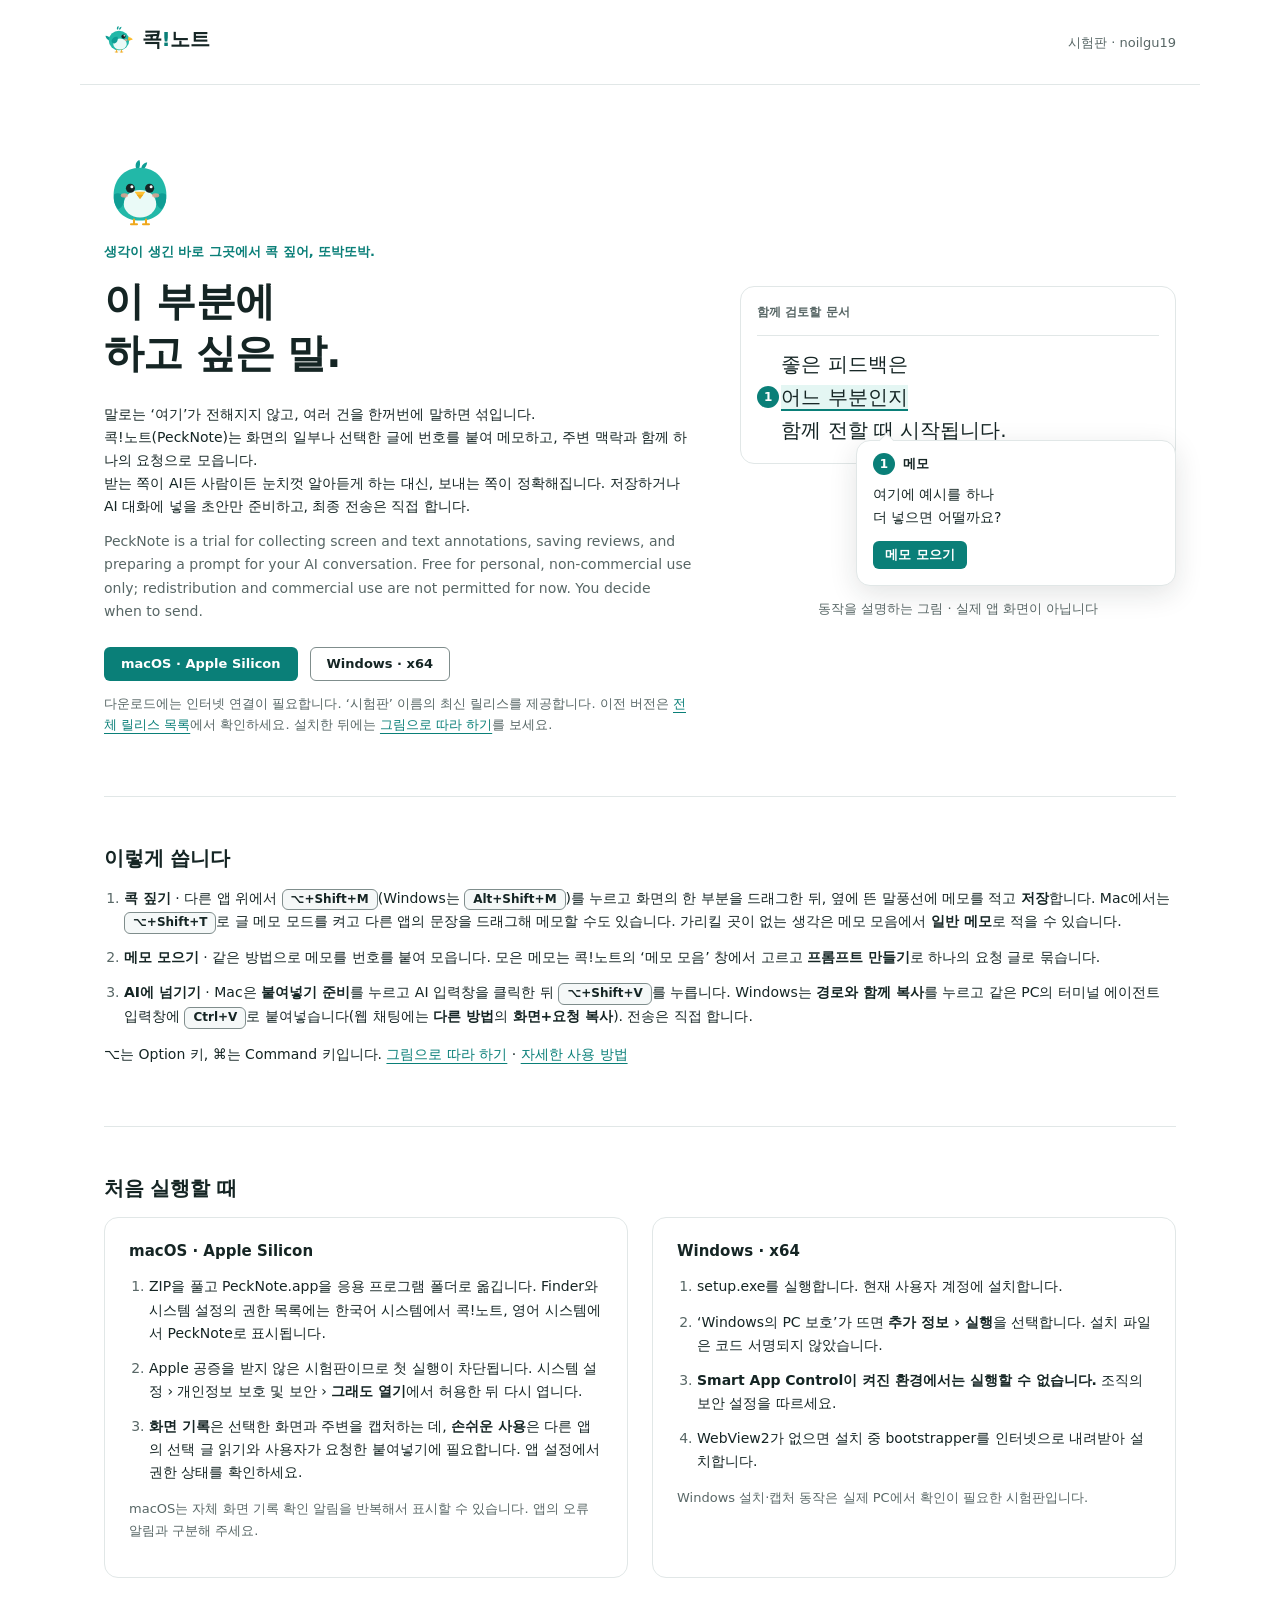
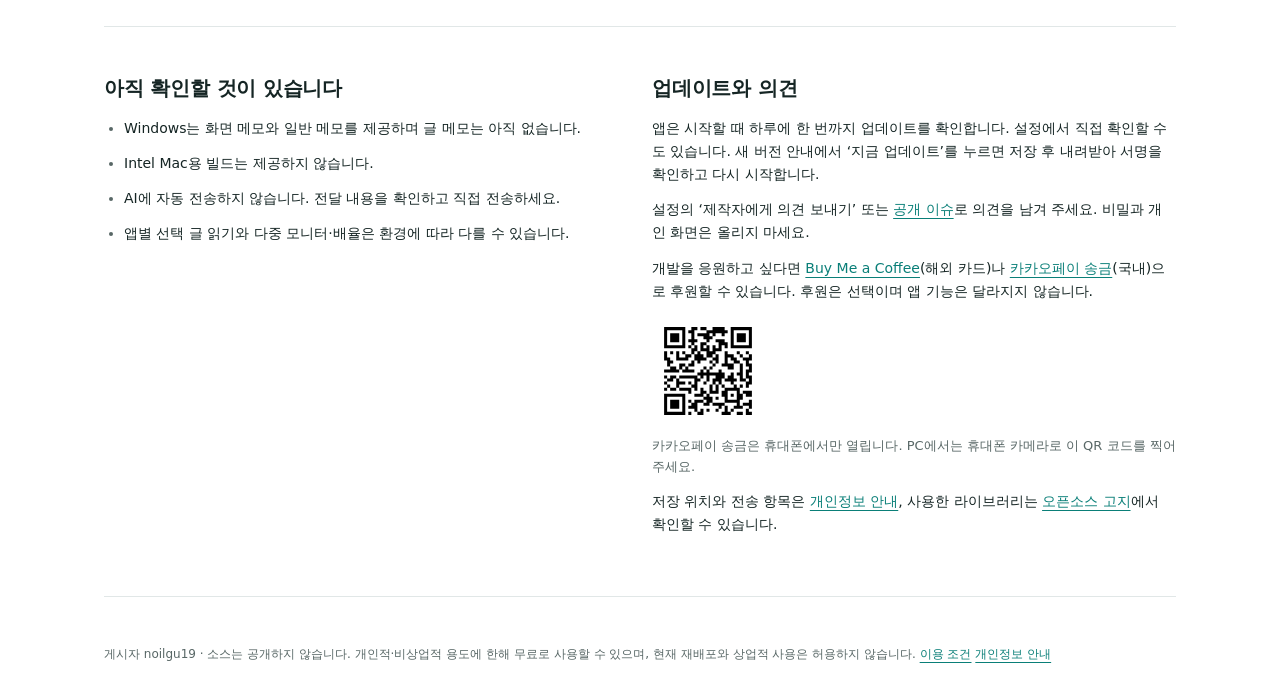
<file: docs/index.html>
<!doctype html>
<html lang="ko">
<head><meta charset="utf-8"><meta name="viewport" content="width=device-width,initial-scale=1"><meta name="description" content="화면의 일부와 글에 메모를 붙여 AI에 전달할 요청을 준비하는 콕!노트(PeckNote) 시험판"><title>콕!노트 · 화면에 붙이는 메모</title><link rel="stylesheet" href="style.css"></head>
<body>
<svg class="sprite" aria-hidden="true" focusable="false">
<symbol id="peck" viewBox="0 0 120 120">
<path d="M22 66c-9-3-15-10-16-19 9 1 17 5 22 11z" fill="#0f9d94"/>
<path d="M52 22c-2-7 1-12 6-14 1 5 0 10-2 14zM60 21c1-6 5-10 10-10-1 5-3 9-7 12z" fill="#0f9d94"/>
<ellipse cx="60" cy="66" rx="41" ry="39" fill="#22b8a8"/>
<ellipse cx="64" cy="80" rx="27" ry="22" fill="#eafaf7"/>
<path d="M30 68c2-12 12-19 24-17 4 11-1 23-12 27-7 0-11-4-12-10z" fill="#0f9d94"/>
<circle cx="78" cy="50" r="8.500" fill="#152524"/><circle cx="81" cy="47" r="2.800" fill="#fff"/>
<ellipse cx="88" cy="64" rx="6" ry="3.600" fill="#ff9f8c" opacity=".75"/>
<path d="M97 52c8 1 14 4 18 9-5 3-12 5-19 4z" fill="#ffc233"/><path d="M96 61c7 2 13 2 19 0-5 3-12 5-19 4z" fill="#f0a81c"/>
<path d="M50 103v9m-5 0h10M70 103v9m-5 0h10" stroke="#f0a81c" stroke-width="3.400" stroke-linecap="round" fill="none"/>
</symbol>
<symbol id="peck-front" viewBox="0 0 120 120">
<path d="M54 20c-3-7 0-13 5-15 2 5 1 11-1 15zM62 19c1-6 5-10 10-10-1 5-3 9-7 12z" fill="#0f9d94"/>
<path d="M60 18c26 0 44 19 44 46 0 26-19 42-44 42S16 90 16 64c0-27 18-46 44-46z" fill="#22b8a8"/>
<ellipse cx="60" cy="78" rx="27" ry="23" fill="#eafaf7"/>
<path d="M17 62c5-3 12-2 16 3 2 9-1 18-9 22-6-6-9-15-7-25zM103 62c-5-3-12-2-16 3-2 9 1 18 9 22 6-6 9-15 7-25z" fill="#0f9d94"/>
<circle cx="44" cy="52" r="7.500" fill="#152524"/><circle cx="46.500" cy="49.500" r="2.500" fill="#fff"/>
<circle cx="76" cy="52" r="7.500" fill="#152524"/><circle cx="78.500" cy="49.500" r="2.500" fill="#fff"/>
<ellipse cx="34" cy="64" rx="6" ry="3.600" fill="#ff9f8c" opacity=".75"/><ellipse cx="86" cy="64" rx="6" ry="3.600" fill="#ff9f8c" opacity=".75"/>
<path d="M51 58h18l-9 12z" fill="#ffc233"/><path d="M54.500 63h11l-5.500 7z" fill="#f0a81c"/>
<path d="M50 104v8m-5 0h10M70 104v8m-5 0h10" stroke="#f0a81c" stroke-width="3.400" stroke-linecap="round" fill="none"/>
</symbol>
</svg>
<header><a class="brand" href="index.html" aria-label="콕!노트 홈"><span class="wordmark"><svg class="mark" aria-hidden="true" focusable="false"><use href="#peck"/></svg><span class="name">콕<span class="bang">!</span>노트</span></span></a><span>시험판 · noilgu19</span></header>
<main>
<section class="hero"><div><svg class="peck-hero" role="img" aria-label="Peck"><use href="#peck-front"/></svg><p class="eyebrow">생각이 생긴 바로 그곳에서 콕 짚어, 또박또박.</p><h1>이 부분에<br>하고 싶은 말.</h1><p>말로는 ‘여기’가 전해지지 않고, 여러 건을 한꺼번에 말하면 섞입니다.<br>콕!노트(PeckNote)는 화면의 일부나 선택한 글에 번호를 붙여 메모하고, 주변 맥락과 함께 하나의 요청으로 모읍니다.<br>받는 쪽이 AI든 사람이든 눈치껏 알아듣게 하는 대신, 보내는 쪽이 정확해집니다. 저장하거나 AI 대화에 넣을 초안만 준비하고, 최종 전송은 직접 합니다.</p><p lang="en" class="muted">PeckNote is a trial for collecting screen and text annotations, saving reviews, and preparing a prompt for your AI conversation. Free for personal, non-commercial use only; redistribution and commercial use are not permitted for now. You decide when to send.</p><div class="downloads"><a class="button primary" href="https://github.com/noilgu19/pecknote/releases/latest">macOS · Apple Silicon</a><a class="button secondary" href="https://github.com/noilgu19/pecknote/releases/latest">Windows · x64</a></div><p class="small">다운로드에는 인터넷 연결이 필요합니다. ‘시험판’ 이름의 최신 릴리스를 제공합니다. 이전 버전은 <a href="https://github.com/noilgu19/pecknote/releases">전체 릴리스 목록</a>에서 확인하세요. 설치한 뒤에는 <a href="tutorial.html">그림으로 따라 하기</a>를 보세요.</p></div>
<figure class="illustration"><div class="mock-document"><div class="mock-title">함께 검토할 문서</div><p>좋은 피드백은<br><mark><span class="pin">1</span>어느 부분인지</mark><br>함께 전할 때 시작됩니다.</p></div><div class="bubble"><div class="bubble-head"><span class="pin">1</span><span>메모</span></div><p>여기에 예시를 하나<br>더 넣으면 어떨까요?</p><span class="mock-save">메모 모으기</span></div><figcaption>동작을 설명하는 그림 · 실제 앱 화면이 아닙니다</figcaption></figure></section>
<section id="how"><h2>이렇게 씁니다</h2><ol><li><strong>콕 짚기</strong> · 다른 앱 위에서 <kbd>⌥+Shift+M</kbd>(Windows는 <kbd>Alt+Shift+M</kbd>)를 누르고 화면의 한 부분을 드래그한 뒤, 옆에 뜬 말풍선에 메모를 적고 <strong>저장</strong>합니다. Mac에서는 <kbd>⌥+Shift+T</kbd>로 글 메모 모드를 켜고 다른 앱의 문장을 드래그해 메모할 수도 있습니다. 가리킬 곳이 없는 생각은 메모 모음에서 <strong>일반 메모</strong>로 적을 수 있습니다.</li><li><strong>메모 모으기</strong> · 같은 방법으로 메모를 번호를 붙여 모읍니다. 모은 메모는 콕!노트의 ‘메모 모음’ 창에서 고르고 <strong>프롬프트 만들기</strong>로 하나의 요청 글로 묶습니다.</li><li><strong>AI에 넘기기</strong> · Mac은 <strong>붙여넣기 준비</strong>를 누르고 AI 입력창을 클릭한 뒤 <kbd>⌥+Shift+V</kbd>를 누릅니다. Windows는 <strong>경로와 함께 복사</strong>를 누르고 같은 PC의 터미널 에이전트 입력창에 <kbd>Ctrl+V</kbd>로 붙여넣습니다(웹 채팅에는 <strong>다른 방법</strong>의 <strong>화면+요청 복사</strong>). 전송은 직접 합니다.</li></ol><p>⌥는 Option 키, ⌘는 Command 키입니다. <a href="tutorial.html">그림으로 따라 하기</a> · <a href="guide.html">자세한 사용 방법</a></p></section>
<section id="first-run"><h2>처음 실행할 때</h2><div class="columns"><article class="panel"><h3>macOS · Apple Silicon</h3><ol><li>ZIP을 풀고 PeckNote.app을 응용 프로그램 폴더로 옮깁니다. Finder와 시스템 설정의 권한 목록에는 한국어 시스템에서 콕!노트, 영어 시스템에서 PeckNote로 표시됩니다.</li><li>Apple 공증을 받지 않은 시험판이므로 첫 실행이 차단됩니다. 시스템 설정 › 개인정보 보호 및 보안 › <strong>그래도 열기</strong>에서 허용한 뒤 다시 엽니다.</li><li><strong>화면 기록</strong>은 선택한 화면과 주변을 캡처하는 데, <strong>손쉬운 사용</strong>은 다른 앱의 선택 글 읽기와 사용자가 요청한 붙여넣기에 필요합니다. 앱 설정에서 권한 상태를 확인하세요.</li></ol><p class="small">macOS는 자체 화면 기록 확인 알림을 반복해서 표시할 수 있습니다. 앱의 오류 알림과 구분해 주세요.</p></article><article class="panel"><h3>Windows · x64</h3><ol><li>setup.exe를 실행합니다. 현재 사용자 계정에 설치합니다.</li><li>‘Windows의 PC 보호’가 뜨면 <strong>추가 정보 › 실행</strong>을 선택합니다. 설치 파일은 코드 서명되지 않았습니다.</li><li><strong>Smart App Control이 켜진 환경에서는 실행할 수 없습니다.</strong> 조직의 보안 설정을 따르세요.</li><li>WebView2가 없으면 설치 중 bootstrapper를 인터넷으로 내려받아 설치합니다.</li></ol><p class="small">Windows 설치·캡처 동작은 실제 PC에서 확인이 필요한 시험판입니다.</p></article></div></section>
<section class="columns"><div><h2>아직 확인할 것이 있습니다</h2><ul><li>Windows는 화면 메모와 일반 메모를 제공하며 글 메모는 아직 없습니다.</li><li>Intel Mac용 빌드는 제공하지 않습니다.</li><li>AI에 자동 전송하지 않습니다. 전달 내용을 확인하고 직접 전송하세요.</li><li>앱별 선택 글 읽기와 다중 모니터·배율은 환경에 따라 다를 수 있습니다.</li></ul></div><div><h2>업데이트와 의견</h2><p>앱은 시작할 때 하루에 한 번까지 업데이트를 확인합니다. 설정에서 직접 확인할 수도 있습니다. 새 버전 안내에서 ‘지금 업데이트’를 누르면 저장 후 내려받아 서명을 확인하고 다시 시작합니다.</p><p>설정의 ‘제작자에게 의견 보내기’ 또는 <a href="https://github.com/noilgu19/pecknote/issues">공개 이슈</a>로 의견을 남겨 주세요. 비밀과 개인 화면은 올리지 마세요.</p><p id="support">개발을 응원하고 싶다면 <a href="https://buymeacoffee.com/pecknote">Buy Me a Coffee</a>(해외 카드)나 <a href="https://qr.kakaopay.com/FI0dPSyXu">카카오페이 송금</a>(국내)으로 후원할 수 있습니다. 후원은 선택이며 앱 기능은 달라지지 않습니다.</p><p class="small"><img class="qr" src="kakaopay-qr.svg" width="112" height="112" alt="카카오페이 송금 QR 코드">카카오페이 송금은 휴대폰에서만 열립니다. PC에서는 휴대폰 카메라로 이 QR 코드를 찍어 주세요.</p><p>저장 위치와 전송 항목은 <a href="privacy.html">개인정보 안내</a>, 사용한 라이브러리는 <a href="third-party-notices.html">오픈소스 고지</a>에서 확인할 수 있습니다.</p></div></section>
</main><footer>게시자 noilgu19 · 소스는 공개하지 않습니다. 개인적·비상업적 용도에 한해 무료로 사용할 수 있으며, 현재 재배포와 상업적 사용은 허용하지 않습니다. <a href="https://github.com/noilgu19/pecknote/blob/main/LICENSE.md">이용 조건</a> <a href="privacy.html">개인정보 안내</a></footer>
</body></html>
</file>
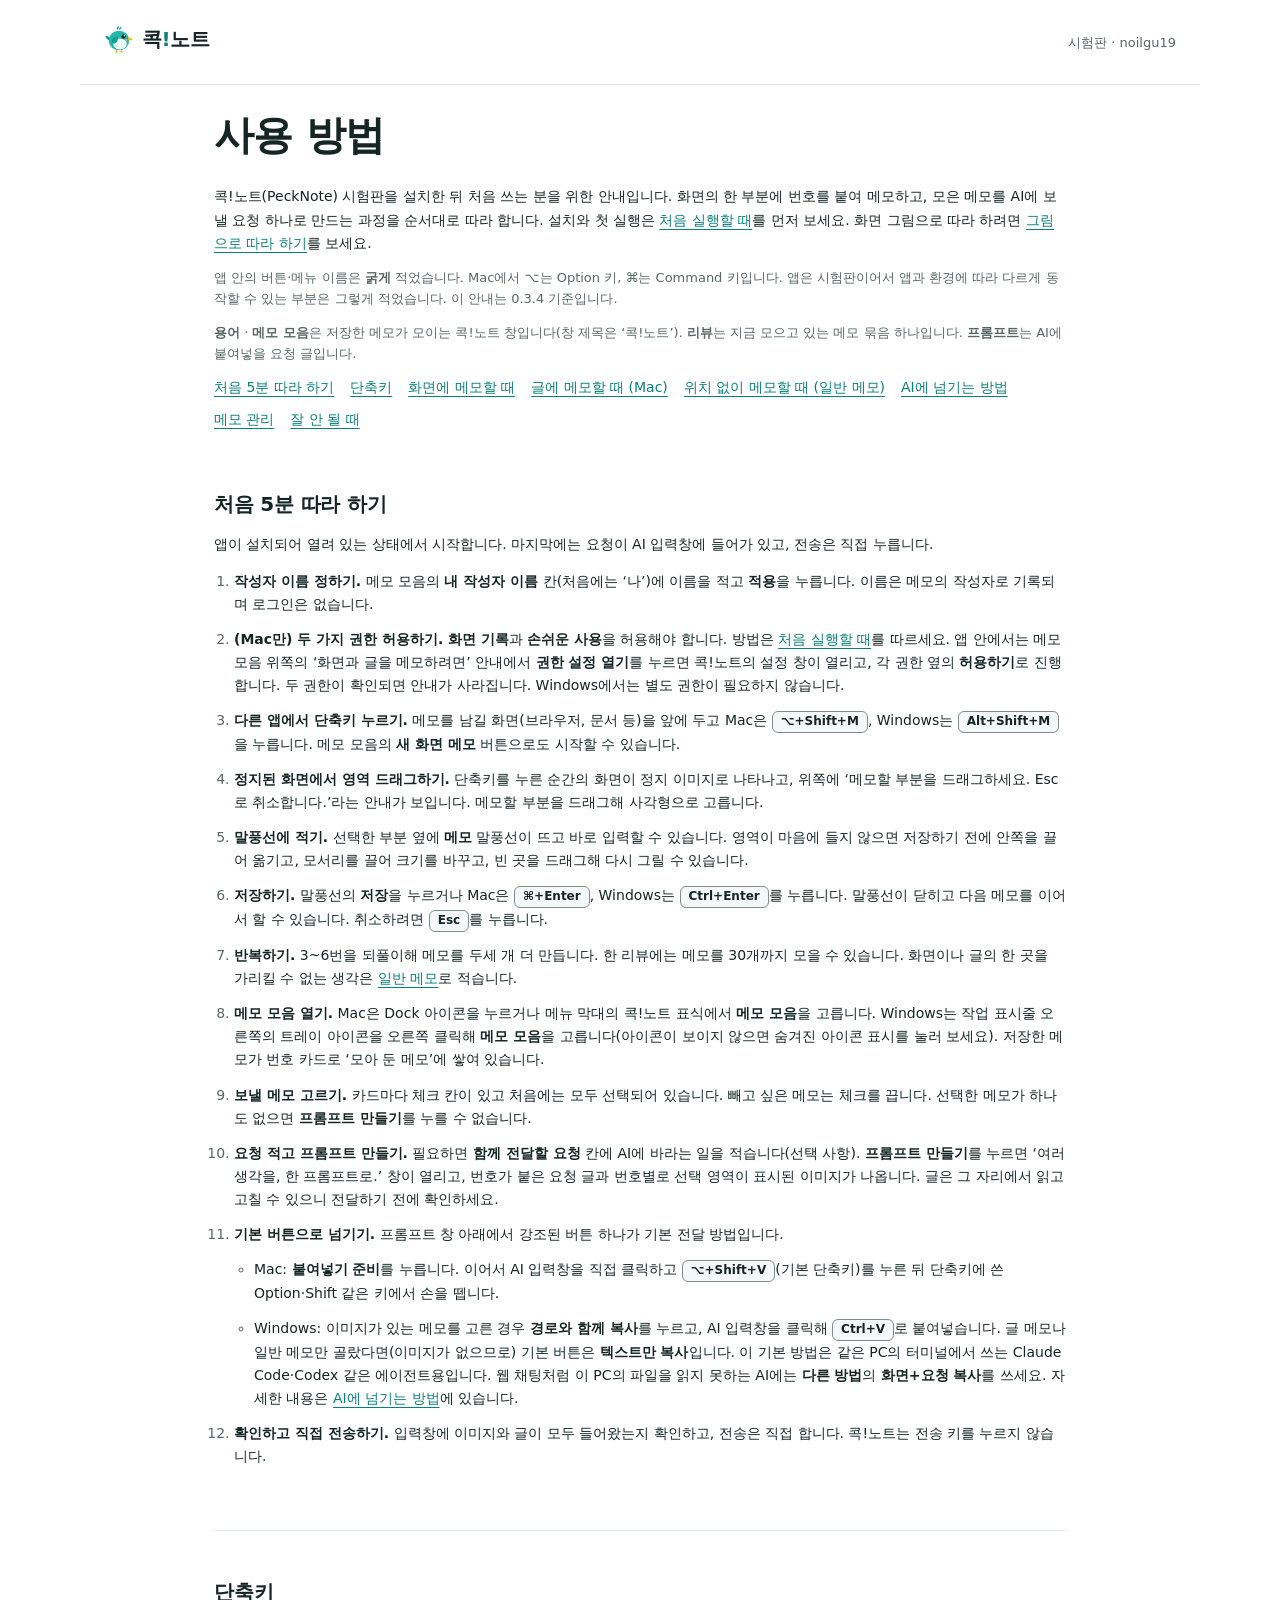
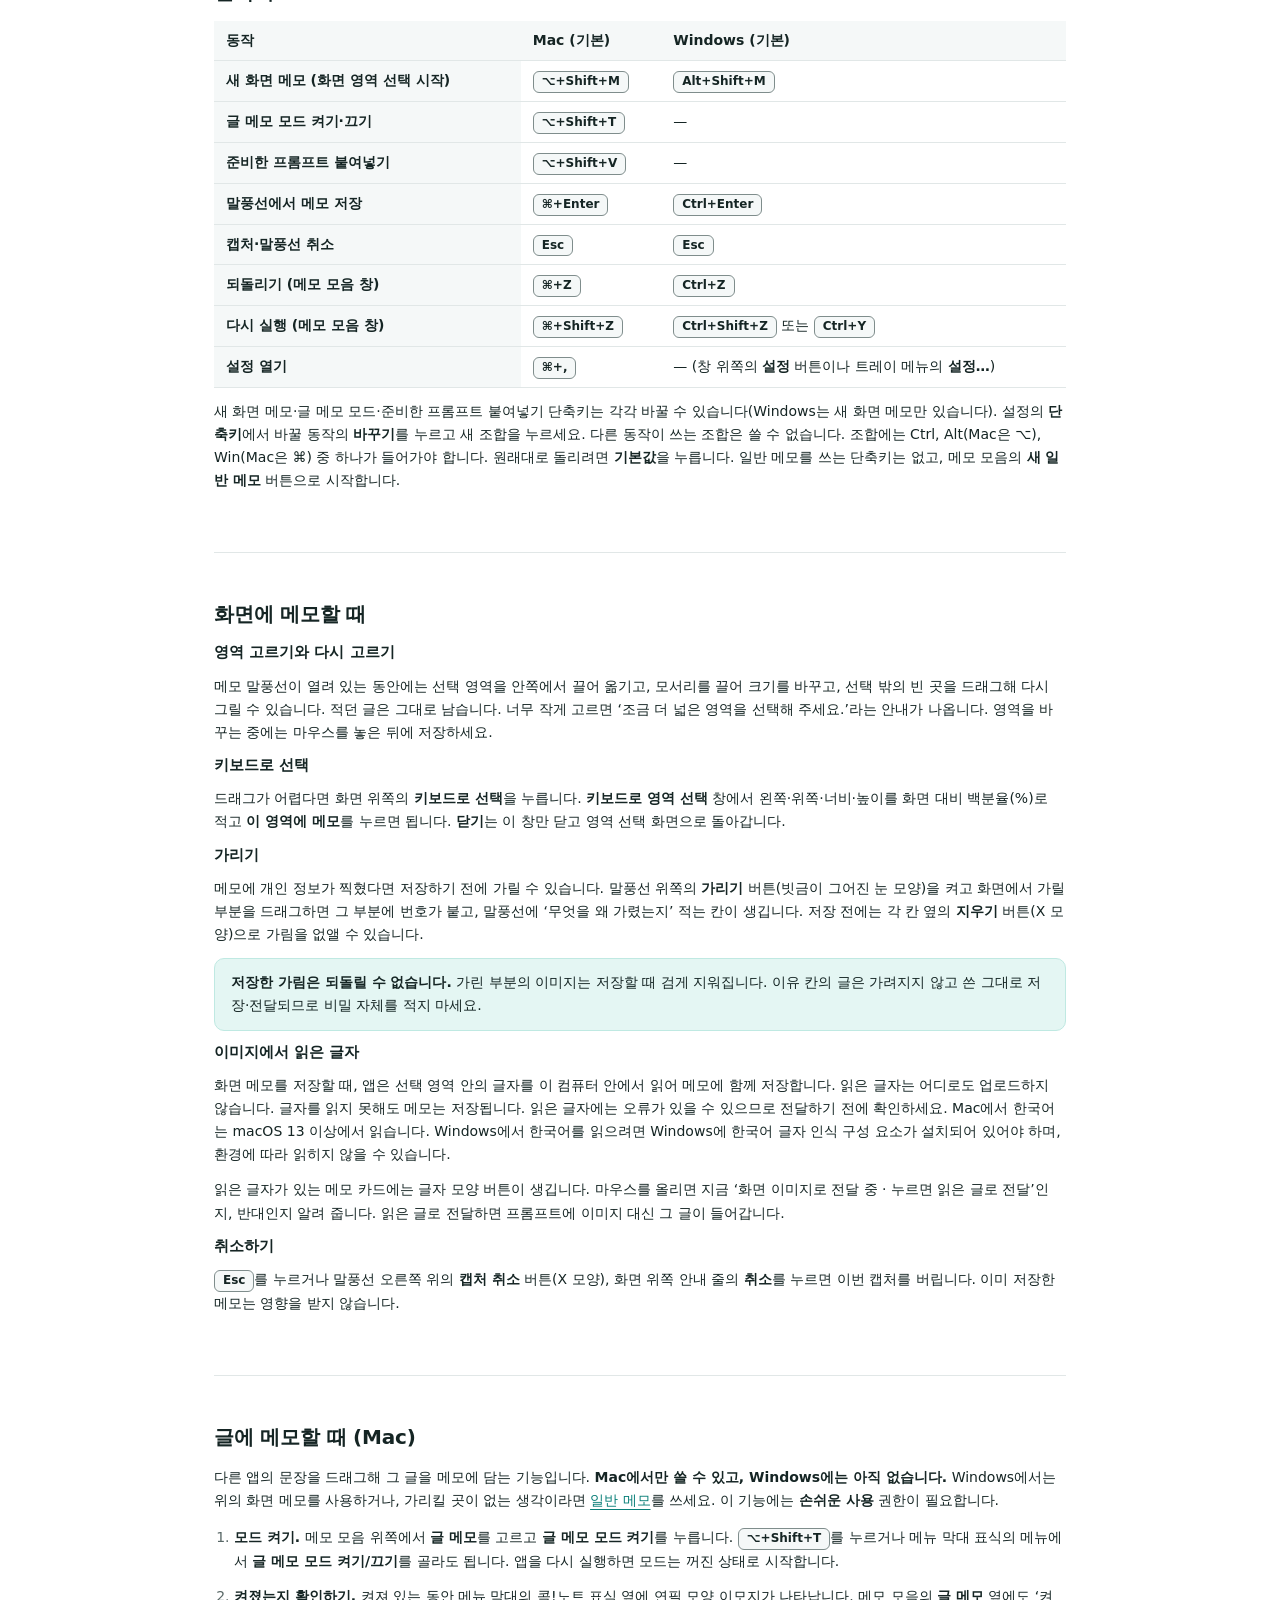
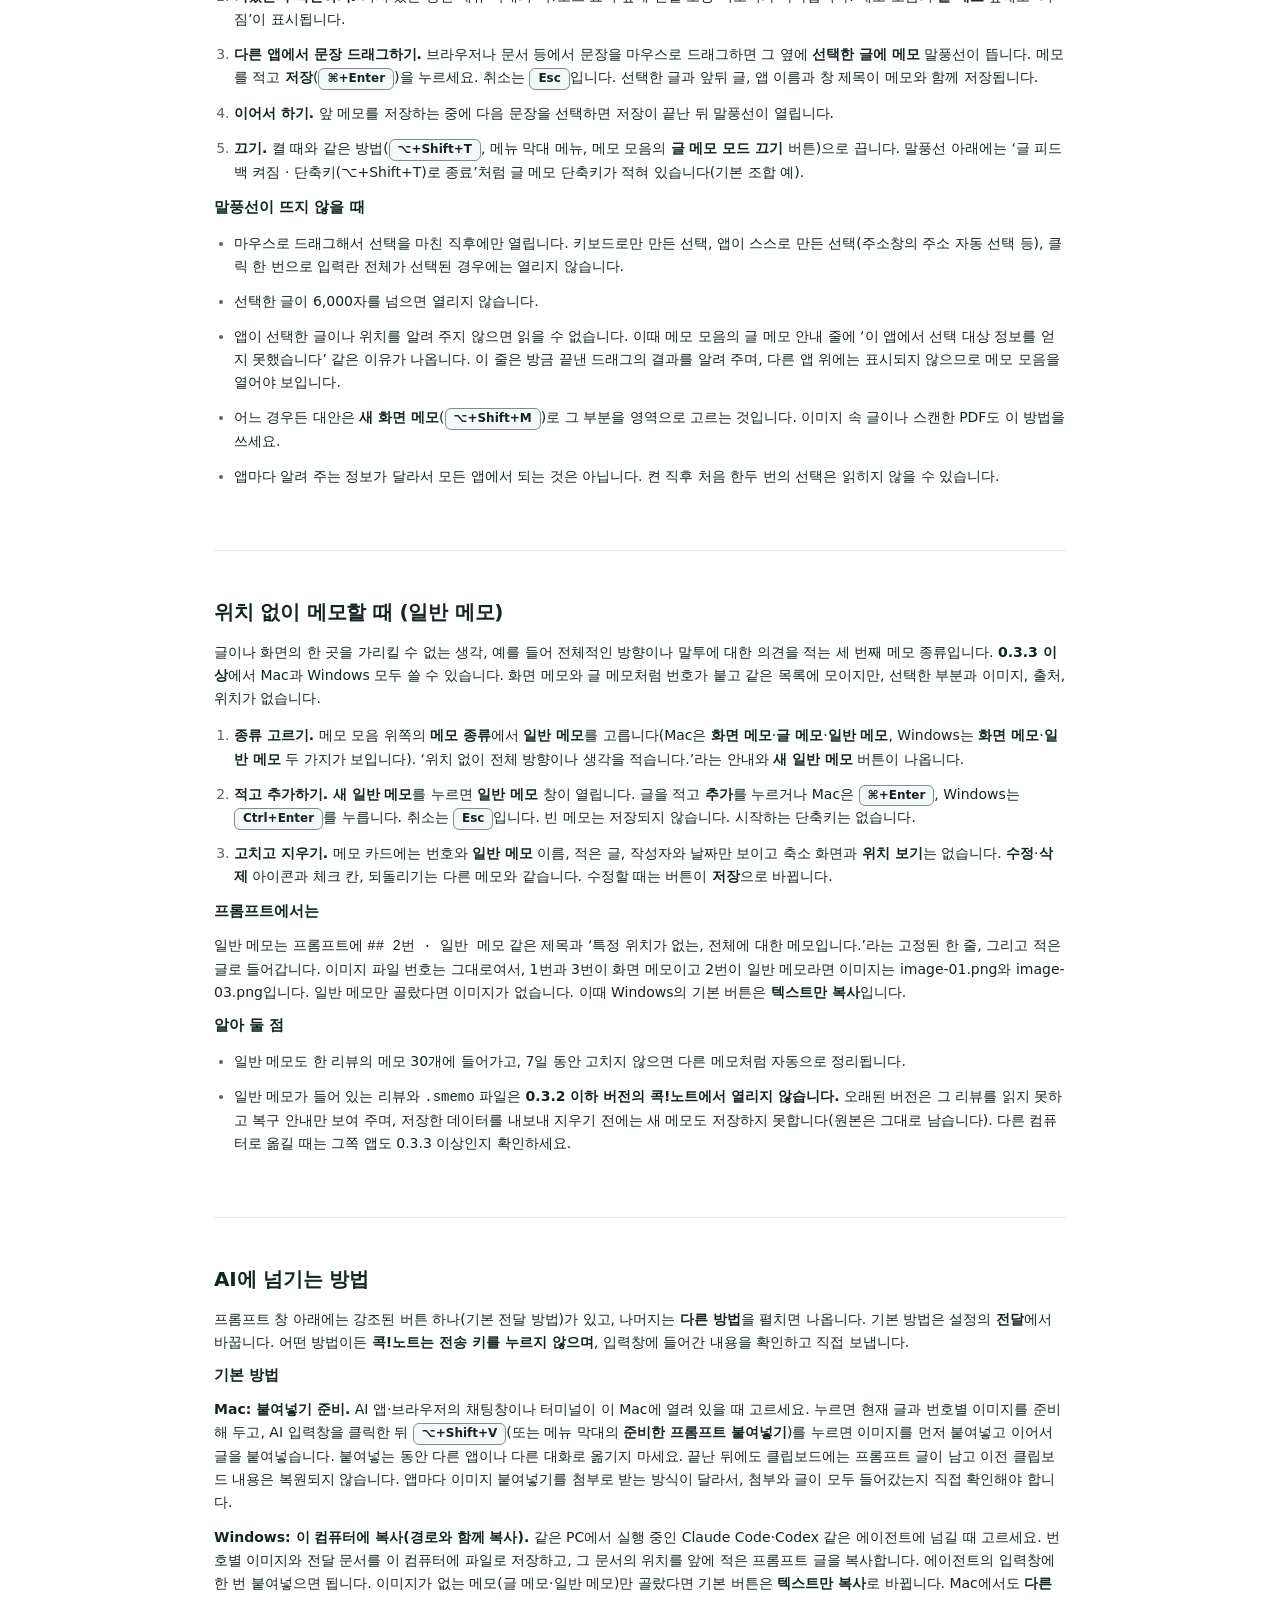
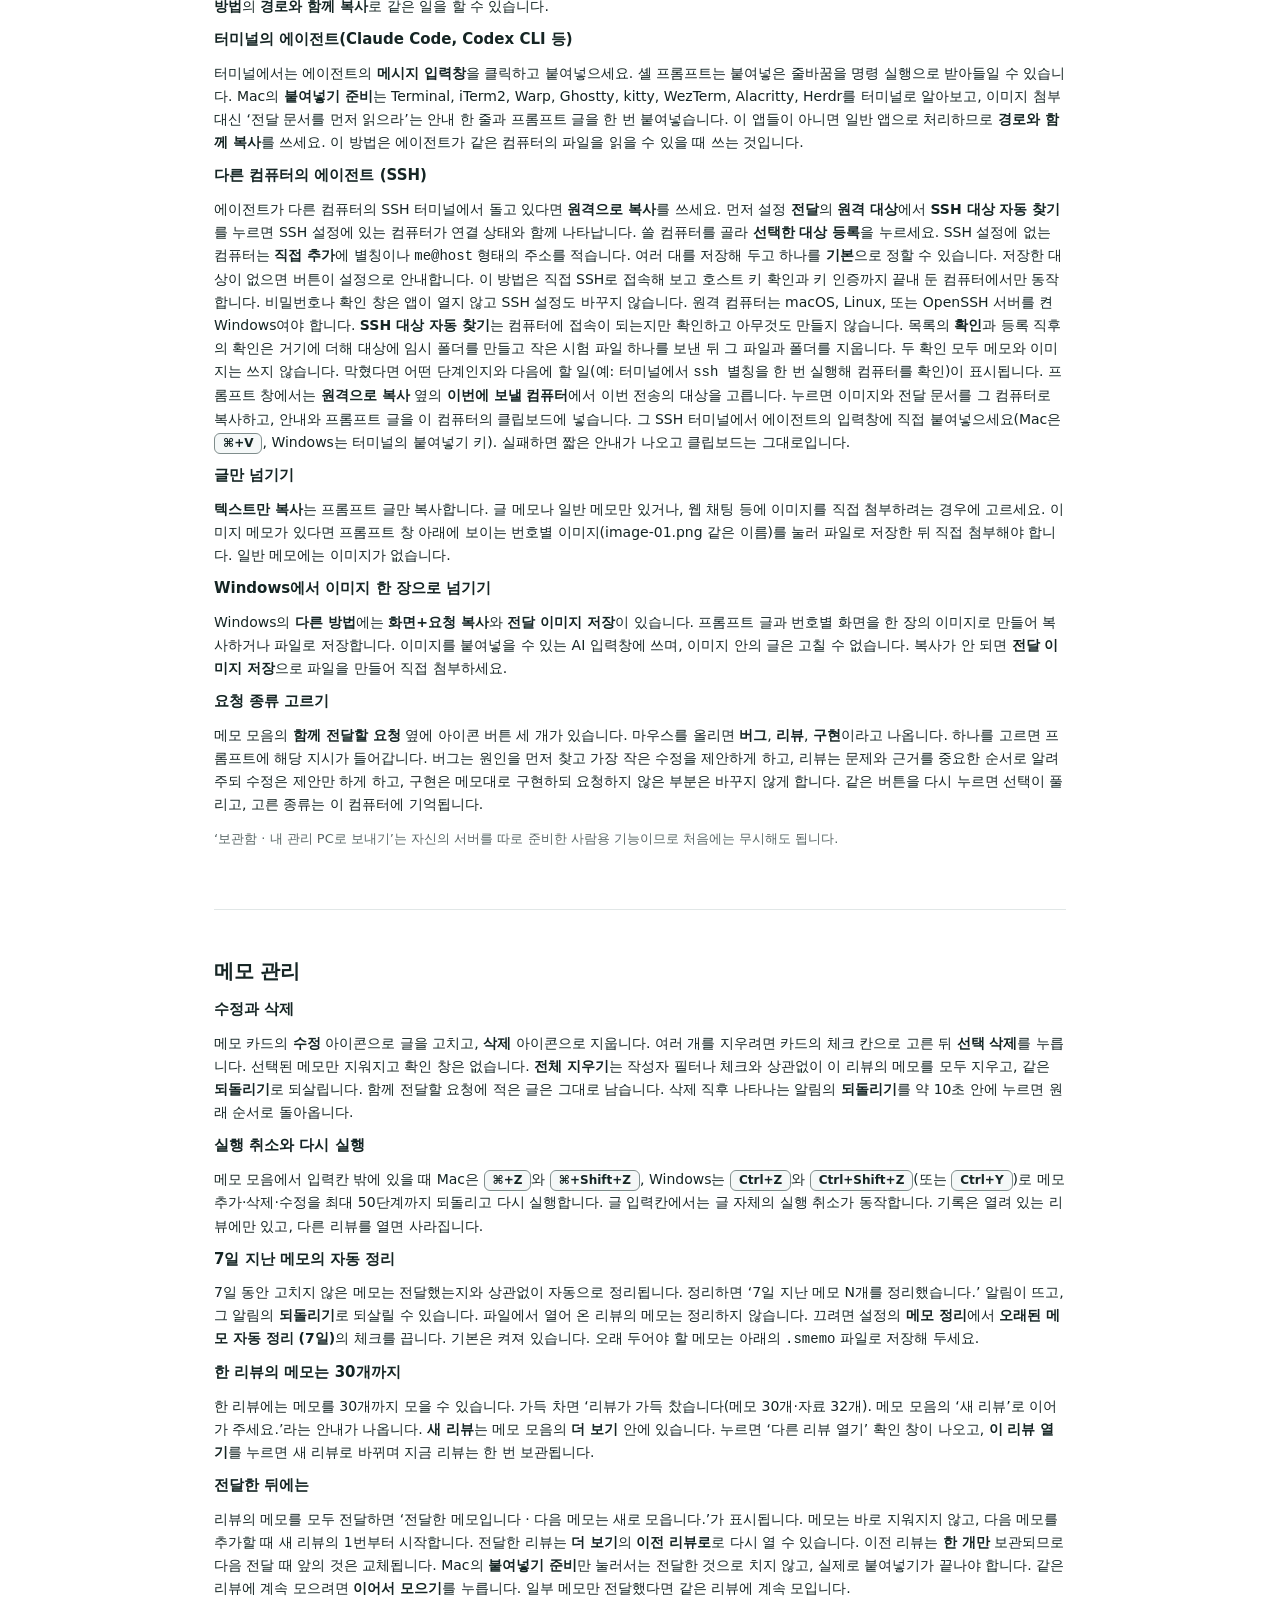
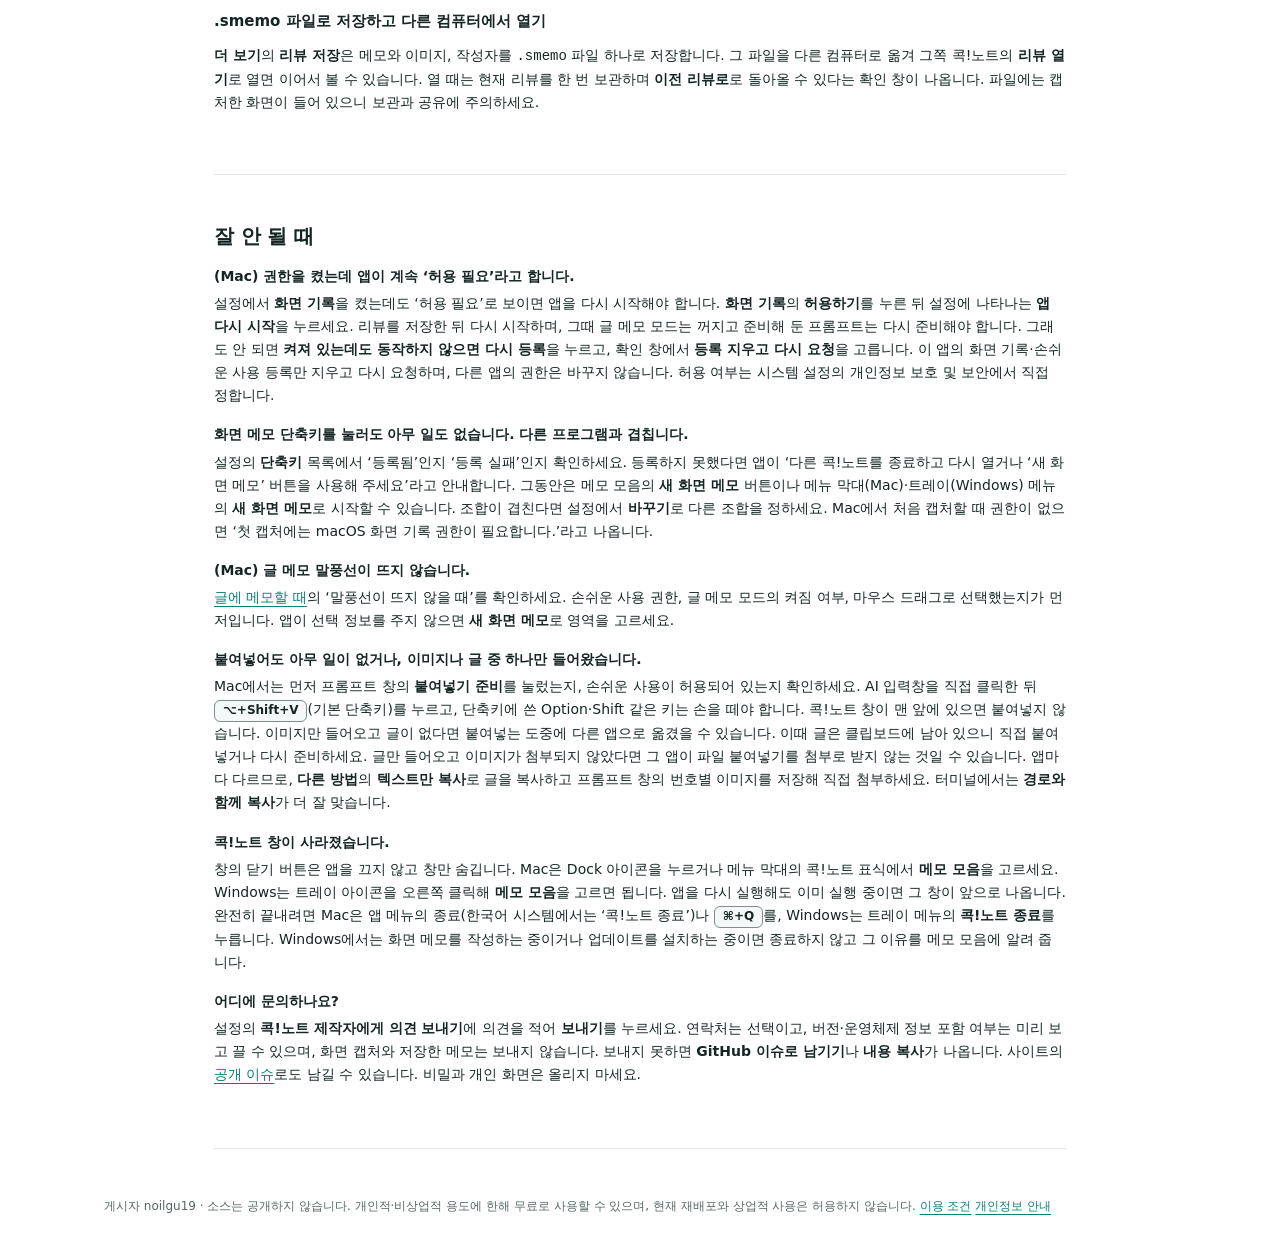
<file: docs/guide.html>
<!doctype html>
<html lang="ko">
<head><meta charset="utf-8"><meta name="viewport" content="width=device-width,initial-scale=1"><meta name="description" content="콕!노트(PeckNote) 시험판의 설치 뒤 사용 방법과 처음 따라 하기"><title>사용 방법 · 콕!노트</title><link rel="stylesheet" href="style.css"></head>
<body>
<svg class="sprite" aria-hidden="true" focusable="false">
<symbol id="peck" viewBox="0 0 120 120">
<path d="M22 66c-9-3-15-10-16-19 9 1 17 5 22 11z" fill="#0f9d94"/>
<path d="M52 22c-2-7 1-12 6-14 1 5 0 10-2 14zM60 21c1-6 5-10 10-10-1 5-3 9-7 12z" fill="#0f9d94"/>
<ellipse cx="60" cy="66" rx="41" ry="39" fill="#22b8a8"/>
<ellipse cx="64" cy="80" rx="27" ry="22" fill="#eafaf7"/>
<path d="M30 68c2-12 12-19 24-17 4 11-1 23-12 27-7 0-11-4-12-10z" fill="#0f9d94"/>
<circle cx="78" cy="50" r="8.500" fill="#152524"/><circle cx="81" cy="47" r="2.800" fill="#fff"/>
<ellipse cx="88" cy="64" rx="6" ry="3.600" fill="#ff9f8c" opacity=".75"/>
<path d="M97 52c8 1 14 4 18 9-5 3-12 5-19 4z" fill="#ffc233"/><path d="M96 61c7 2 13 2 19 0-5 3-12 5-19 4z" fill="#f0a81c"/>
<path d="M50 103v9m-5 0h10M70 103v9m-5 0h10" stroke="#f0a81c" stroke-width="3.400" stroke-linecap="round" fill="none"/>
</symbol>
</svg>
<header><a class="brand" href="index.html" aria-label="콕!노트 홈"><span class="wordmark"><svg class="mark" aria-hidden="true" focusable="false"><use href="#peck"/></svg><span class="name">콕<span class="bang">!</span>노트</span></span></a><span>시험판 · noilgu19</span></header>
<main class="guide">
<h1>사용 방법</h1>
<p>콕!노트(PeckNote) 시험판을 설치한 뒤 처음 쓰는 분을 위한 안내입니다. 화면의 한 부분에 번호를 붙여 메모하고, 모은 메모를 AI에 보낼 요청 하나로 만드는 과정을 순서대로 따라 합니다. 설치와 첫 실행은 <a href="index.html#first-run">처음 실행할 때</a>를 먼저 보세요. 화면 그림으로 따라 하려면 <a href="tutorial.html">그림으로 따라 하기</a>를 보세요.</p>
<p class="small">앱 안의 버튼·메뉴 이름은 <strong>굵게</strong> 적었습니다. Mac에서 ⌥는 Option 키, ⌘는 Command 키입니다. 앱은 시험판이어서 앱과 환경에 따라 다르게 동작할 수 있는 부분은 그렇게 적었습니다. 이 안내는 0.3.4 기준입니다.</p>
<p class="small"><strong>용어</strong> · <strong>메모 모음</strong>은 저장한 메모가 모이는 콕!노트 창입니다(창 제목은 ‘콕!노트’). <strong>리뷰</strong>는 지금 모으고 있는 메모 묶음 하나입니다. <strong>프롬프트</strong>는 AI에 붙여넣을 요청 글입니다.</p>
<nav class="toc" aria-label="이 페이지의 차례"><ol><li><a href="#first">처음 5분 따라 하기</a></li><li><a href="#keys">단축키</a></li><li><a href="#capture">화면에 메모할 때</a></li><li><a href="#text">글에 메모할 때 (Mac)</a></li><li><a href="#general">위치 없이 메모할 때 (일반 메모)</a></li><li><a href="#handoff">AI에 넘기는 방법</a></li><li><a href="#manage">메모 관리</a></li><li><a href="#trouble">잘 안 될 때</a></li></ol></nav>

<section id="first">
<h2>처음 5분 따라 하기</h2>
<p>앱이 설치되어 열려 있는 상태에서 시작합니다. 마지막에는 요청이 AI 입력창에 들어가 있고, 전송은 직접 누릅니다.</p>
<ol>
<li><strong>작성자 이름 정하기.</strong> 메모 모음의 <strong>내 작성자 이름</strong> 칸(처음에는 ‘나’)에 이름을 적고 <strong>적용</strong>을 누릅니다. 이름은 메모의 작성자로 기록되며 로그인은 없습니다.</li>
<li><strong>(Mac만) 두 가지 권한 허용하기.</strong> <strong>화면 기록</strong>과 <strong>손쉬운 사용</strong>을 허용해야 합니다. 방법은 <a href="index.html#first-run">처음 실행할 때</a>를 따르세요. 앱 안에서는 메모 모음 위쪽의 ‘화면과 글을 메모하려면’ 안내에서 <strong>권한 설정 열기</strong>를 누르면 콕!노트의 설정 창이 열리고, 각 권한 옆의 <strong>허용하기</strong>로 진행합니다. 두 권한이 확인되면 안내가 사라집니다. Windows에서는 별도 권한이 필요하지 않습니다.</li>
<li><strong>다른 앱에서 단축키 누르기.</strong> 메모를 남길 화면(브라우저, 문서 등)을 앞에 두고 Mac은 <kbd>⌥+Shift+M</kbd>, Windows는 <kbd>Alt+Shift+M</kbd>을 누릅니다. 메모 모음의 <strong>새 화면 메모</strong> 버튼으로도 시작할 수 있습니다.</li>
<li><strong>정지된 화면에서 영역 드래그하기.</strong> 단축키를 누른 순간의 화면이 정지 이미지로 나타나고, 위쪽에 ‘메모할 부분을 드래그하세요. Esc로 취소합니다.’라는 안내가 보입니다. 메모할 부분을 드래그해 사각형으로 고릅니다.</li>
<li><strong>말풍선에 적기.</strong> 선택한 부분 옆에 <strong>메모</strong> 말풍선이 뜨고 바로 입력할 수 있습니다. 영역이 마음에 들지 않으면 저장하기 전에 안쪽을 끌어 옮기고, 모서리를 끌어 크기를 바꾸고, 빈 곳을 드래그해 다시 그릴 수 있습니다.</li>
<li><strong>저장하기.</strong> 말풍선의 <strong>저장</strong>을 누르거나 Mac은 <kbd>⌘+Enter</kbd>, Windows는 <kbd>Ctrl+Enter</kbd>를 누릅니다. 말풍선이 닫히고 다음 메모를 이어서 할 수 있습니다. 취소하려면 <kbd>Esc</kbd>를 누릅니다.</li>
<li><strong>반복하기.</strong> 3~6번을 되풀이해 메모를 두세 개 더 만듭니다. 한 리뷰에는 메모를 30개까지 모을 수 있습니다. 화면이나 글의 한 곳을 가리킬 수 없는 생각은 <a href="#general">일반 메모</a>로 적습니다.</li>
<li><strong>메모 모음 열기.</strong> Mac은 Dock 아이콘을 누르거나 메뉴 막대의 콕!노트 표식에서 <strong>메모 모음</strong>을 고릅니다. Windows는 작업 표시줄 오른쪽의 트레이 아이콘을 오른쪽 클릭해 <strong>메모 모음</strong>을 고릅니다(아이콘이 보이지 않으면 숨겨진 아이콘 표시를 눌러 보세요). 저장한 메모가 번호 카드로 ‘모아 둔 메모’에 쌓여 있습니다.</li>
<li><strong>보낼 메모 고르기.</strong> 카드마다 체크 칸이 있고 처음에는 모두 선택되어 있습니다. 빼고 싶은 메모는 체크를 끕니다. 선택한 메모가 하나도 없으면 <strong>프롬프트 만들기</strong>를 누를 수 없습니다.</li>
<li><strong>요청 적고 프롬프트 만들기.</strong> 필요하면 <strong>함께 전달할 요청</strong> 칸에 AI에 바라는 일을 적습니다(선택 사항). <strong>프롬프트 만들기</strong>를 누르면 ‘여러 생각을, 한 프롬프트로.’ 창이 열리고, 번호가 붙은 요청 글과 번호별로 선택 영역이 표시된 이미지가 나옵니다. 글은 그 자리에서 읽고 고칠 수 있으니 전달하기 전에 확인하세요.</li>
<li><strong>기본 버튼으로 넘기기.</strong> 프롬프트 창 아래에서 강조된 버튼 하나가 기본 전달 방법입니다.
<ul>
<li>Mac: <strong>붙여넣기 준비</strong>를 누릅니다. 이어서 AI 입력창을 직접 클릭하고 <kbd>⌥+Shift+V</kbd>(기본 단축키)를 누른 뒤 단축키에 쓴 Option·Shift 같은 키에서 손을 뗍니다.</li>
<li>Windows: 이미지가 있는 메모를 고른 경우 <strong>경로와 함께 복사</strong>를 누르고, AI 입력창을 클릭해 <kbd>Ctrl+V</kbd>로 붙여넣습니다. 글 메모나 일반 메모만 골랐다면(이미지가 없으므로) 기본 버튼은 <strong>텍스트만 복사</strong>입니다. 이 기본 방법은 같은 PC의 터미널에서 쓰는 Claude Code·Codex 같은 에이전트용입니다. 웹 채팅처럼 이 PC의 파일을 읽지 못하는 AI에는 <strong>다른 방법</strong>의 <strong>화면+요청 복사</strong>를 쓰세요. 자세한 내용은 <a href="#handoff">AI에 넘기는 방법</a>에 있습니다.</li>
</ul></li>
<li><strong>확인하고 직접 전송하기.</strong> 입력창에 이미지와 글이 모두 들어왔는지 확인하고, 전송은 직접 합니다. 콕!노트는 전송 키를 누르지 않습니다.</li>
</ol>
</section>

<section id="keys">
<h2>단축키</h2>
<table class="keys">
<thead><tr><th scope="col">동작</th><th scope="col">Mac (기본)</th><th scope="col">Windows (기본)</th></tr></thead>
<tbody>
<tr><th scope="row">새 화면 메모 (화면 영역 선택 시작)</th><td><kbd>⌥+Shift+M</kbd></td><td><kbd>Alt+Shift+M</kbd></td></tr>
<tr><th scope="row">글 메모 모드 켜기·끄기</th><td><kbd>⌥+Shift+T</kbd></td><td>—</td></tr>
<tr><th scope="row">준비한 프롬프트 붙여넣기</th><td><kbd>⌥+Shift+V</kbd></td><td>—</td></tr>
<tr><th scope="row">말풍선에서 메모 저장</th><td><kbd>⌘+Enter</kbd></td><td><kbd>Ctrl+Enter</kbd></td></tr>
<tr><th scope="row">캡처·말풍선 취소</th><td><kbd>Esc</kbd></td><td><kbd>Esc</kbd></td></tr>
<tr><th scope="row">되돌리기 (메모 모음 창)</th><td><kbd>⌘+Z</kbd></td><td><kbd>Ctrl+Z</kbd></td></tr>
<tr><th scope="row">다시 실행 (메모 모음 창)</th><td><kbd>⌘+Shift+Z</kbd></td><td><kbd>Ctrl+Shift+Z</kbd> 또는 <kbd>Ctrl+Y</kbd></td></tr>
<tr><th scope="row">설정 열기</th><td><kbd>⌘+,</kbd></td><td>— (창 위쪽의 <strong>설정</strong> 버튼이나 트레이 메뉴의 <strong>설정…</strong>)</td></tr>
</tbody>
</table>
<p>새 화면 메모·글 메모 모드·준비한 프롬프트 붙여넣기 단축키는 각각 바꿀 수 있습니다(Windows는 새 화면 메모만 있습니다). 설정의 <strong>단축키</strong>에서 바꿀 동작의 <strong>바꾸기</strong>를 누르고 새 조합을 누르세요. 다른 동작이 쓰는 조합은 쓸 수 없습니다. 조합에는 Ctrl, Alt(Mac은 ⌥), Win(Mac은 ⌘) 중 하나가 들어가야 합니다. 원래대로 돌리려면 <strong>기본값</strong>을 누릅니다. 일반 메모를 쓰는 단축키는 없고, 메모 모음의 <strong>새 일반 메모</strong> 버튼으로 시작합니다.</p>
</section>

<section id="capture">
<h2>화면에 메모할 때</h2>
<h3>영역 고르기와 다시 고르기</h3>
<p>메모 말풍선이 열려 있는 동안에는 선택 영역을 안쪽에서 끌어 옮기고, 모서리를 끌어 크기를 바꾸고, 선택 밖의 빈 곳을 드래그해 다시 그릴 수 있습니다. 적던 글은 그대로 남습니다. 너무 작게 고르면 ‘조금 더 넓은 영역을 선택해 주세요.’라는 안내가 나옵니다. 영역을 바꾸는 중에는 마우스를 놓은 뒤에 저장하세요.</p>
<h3>키보드로 선택</h3>
<p>드래그가 어렵다면 화면 위쪽의 <strong>키보드로 선택</strong>을 누릅니다. <strong>키보드로 영역 선택</strong> 창에서 왼쪽·위쪽·너비·높이를 화면 대비 백분율(%)로 적고 <strong>이 영역에 메모</strong>를 누르면 됩니다. <strong>닫기</strong>는 이 창만 닫고 영역 선택 화면으로 돌아갑니다.</p>
<h3>가리기</h3>
<p>메모에 개인 정보가 찍혔다면 저장하기 전에 가릴 수 있습니다. 말풍선 위쪽의 <strong>가리기</strong> 버튼(빗금이 그어진 눈 모양)을 켜고 화면에서 가릴 부분을 드래그하면 그 부분에 번호가 붙고, 말풍선에 ‘무엇을 왜 가렸는지’ 적는 칸이 생깁니다. 저장 전에는 각 칸 옆의 <strong>지우기</strong> 버튼(X 모양)으로 가림을 없앨 수 있습니다.</p>
<p class="note"><strong>저장한 가림은 되돌릴 수 없습니다.</strong> 가린 부분의 이미지는 저장할 때 검게 지워집니다. 이유 칸의 글은 가려지지 않고 쓴 그대로 저장·전달되므로 비밀 자체를 적지 마세요.</p>
<h3>이미지에서 읽은 글자</h3>
<p>화면 메모를 저장할 때, 앱은 선택 영역 안의 글자를 이 컴퓨터 안에서 읽어 메모에 함께 저장합니다. 읽은 글자는 어디로도 업로드하지 않습니다. 글자를 읽지 못해도 메모는 저장됩니다. 읽은 글자에는 오류가 있을 수 있으므로 전달하기 전에 확인하세요. Mac에서 한국어는 macOS 13 이상에서 읽습니다. Windows에서 한국어를 읽으려면 Windows에 한국어 글자 인식 구성 요소가 설치되어 있어야 하며, 환경에 따라 읽히지 않을 수 있습니다.</p>
<p>읽은 글자가 있는 메모 카드에는 글자 모양 버튼이 생깁니다. 마우스를 올리면 지금 ‘화면 이미지로 전달 중 · 누르면 읽은 글로 전달’인지, 반대인지 알려 줍니다. 읽은 글로 전달하면 프롬프트에 이미지 대신 그 글이 들어갑니다.</p>
<h3>취소하기</h3>
<p><kbd>Esc</kbd>를 누르거나 말풍선 오른쪽 위의 <strong>캡처 취소</strong> 버튼(X 모양), 화면 위쪽 안내 줄의 <strong>취소</strong>를 누르면 이번 캡처를 버립니다. 이미 저장한 메모는 영향을 받지 않습니다.</p>
</section>

<section id="text">
<h2>글에 메모할 때 (Mac)</h2>
<p>다른 앱의 문장을 드래그해 그 글을 메모에 담는 기능입니다. <strong>Mac에서만 쓸 수 있고, Windows에는 아직 없습니다.</strong> Windows에서는 위의 화면 메모를 사용하거나, 가리킬 곳이 없는 생각이라면 <a href="#general">일반 메모</a>를 쓰세요. 이 기능에는 <strong>손쉬운 사용</strong> 권한이 필요합니다.</p>
<ol>
<li><strong>모드 켜기.</strong> 메모 모음 위쪽에서 <strong>글 메모</strong>를 고르고 <strong>글 메모 모드 켜기</strong>를 누릅니다. <kbd>⌥+Shift+T</kbd>를 누르거나 메뉴 막대 표식의 메뉴에서 <strong>글 메모 모드 켜기/끄기</strong>를 골라도 됩니다. 앱을 다시 실행하면 모드는 꺼진 상태로 시작합니다.</li>
<li><strong>켜졌는지 확인하기.</strong> 켜져 있는 동안 메뉴 막대의 콕!노트 표식 옆에 연필 모양 이모지가 나타납니다. 메모 모음의 <strong>글 메모</strong> 옆에도 ‘켜짐’이 표시됩니다.</li>
<li><strong>다른 앱에서 문장 드래그하기.</strong> 브라우저나 문서 등에서 문장을 마우스로 드래그하면 그 옆에 <strong>선택한 글에 메모</strong> 말풍선이 뜹니다. 메모를 적고 <strong>저장</strong>(<kbd>⌘+Enter</kbd>)을 누르세요. 취소는 <kbd>Esc</kbd>입니다. 선택한 글과 앞뒤 글, 앱 이름과 창 제목이 메모와 함께 저장됩니다.</li>
<li><strong>이어서 하기.</strong> 앞 메모를 저장하는 중에 다음 문장을 선택하면 저장이 끝난 뒤 말풍선이 열립니다.</li>
<li><strong>끄기.</strong> 켤 때와 같은 방법(<kbd>⌥+Shift+T</kbd>, 메뉴 막대 메뉴, 메모 모음의 <strong>글 메모 모드 끄기</strong> 버튼)으로 끕니다. 말풍선 아래에는 ‘글 피드백 켜짐 · 단축키(⌥+Shift+T)로 종료’처럼 글 메모 단축키가 적혀 있습니다(기본 조합 예).</li>
</ol>
<h3>말풍선이 뜨지 않을 때</h3>
<ul>
<li>마우스로 드래그해서 선택을 마친 직후에만 열립니다. 키보드로만 만든 선택, 앱이 스스로 만든 선택(주소창의 주소 자동 선택 등), 클릭 한 번으로 입력란 전체가 선택된 경우에는 열리지 않습니다.</li>
<li>선택한 글이 6,000자를 넘으면 열리지 않습니다.</li>
<li>앱이 선택한 글이나 위치를 알려 주지 않으면 읽을 수 없습니다. 이때 메모 모음의 글 메모 안내 줄에 ‘이 앱에서 선택 대상 정보를 얻지 못했습니다’ 같은 이유가 나옵니다. 이 줄은 방금 끝낸 드래그의 결과를 알려 주며, 다른 앱 위에는 표시되지 않으므로 메모 모음을 열어야 보입니다.</li>
<li>어느 경우든 대안은 <strong>새 화면 메모</strong>(<kbd>⌥+Shift+M</kbd>)로 그 부분을 영역으로 고르는 것입니다. 이미지 속 글이나 스캔한 PDF도 이 방법을 쓰세요.</li>
<li>앱마다 알려 주는 정보가 달라서 모든 앱에서 되는 것은 아닙니다. 켠 직후 처음 한두 번의 선택은 읽히지 않을 수 있습니다.</li>
</ul>
</section>

<section id="general">
<h2>위치 없이 메모할 때 (일반 메모)</h2>
<p>글이나 화면의 한 곳을 가리킬 수 없는 생각, 예를 들어 전체적인 방향이나 말투에 대한 의견을 적는 세 번째 메모 종류입니다. <strong>0.3.3 이상</strong>에서 Mac과 Windows 모두 쓸 수 있습니다. 화면 메모와 글 메모처럼 번호가 붙고 같은 목록에 모이지만, 선택한 부분과 이미지, 출처, 위치가 없습니다.</p>
<ol>
<li><strong>종류 고르기.</strong> 메모 모음 위쪽의 <strong>메모 종류</strong>에서 <strong>일반 메모</strong>를 고릅니다(Mac은 <strong>화면 메모</strong>·<strong>글 메모</strong>·<strong>일반 메모</strong>, Windows는 <strong>화면 메모</strong>·<strong>일반 메모</strong> 두 가지가 보입니다). ‘위치 없이 전체 방향이나 생각을 적습니다.’라는 안내와 <strong>새 일반 메모</strong> 버튼이 나옵니다.</li>
<li><strong>적고 추가하기.</strong> <strong>새 일반 메모</strong>를 누르면 <strong>일반 메모</strong> 창이 열립니다. 글을 적고 <strong>추가</strong>를 누르거나 Mac은 <kbd>⌘+Enter</kbd>, Windows는 <kbd>Ctrl+Enter</kbd>를 누릅니다. 취소는 <kbd>Esc</kbd>입니다. 빈 메모는 저장되지 않습니다. 시작하는 단축키는 없습니다.</li>
<li><strong>고치고 지우기.</strong> 메모 카드에는 번호와 <strong>일반 메모</strong> 이름, 적은 글, 작성자와 날짜만 보이고 축소 화면과 <strong>위치 보기</strong>는 없습니다. <strong>수정</strong>·<strong>삭제</strong> 아이콘과 체크 칸, 되돌리기는 다른 메모와 같습니다. 수정할 때는 버튼이 <strong>저장</strong>으로 바뀝니다.</li>
</ol>
<h3>프롬프트에서는</h3>
<p>일반 메모는 프롬프트에 <code>## 2번 · 일반 메모</code> 같은 제목과 ‘특정 위치가 없는, 전체에 대한 메모입니다.’라는 고정된 한 줄, 그리고 적은 글로 들어갑니다. 이미지 파일 번호는 그대로여서, 1번과 3번이 화면 메모이고 2번이 일반 메모라면 이미지는 image-01.png와 image-03.png입니다. 일반 메모만 골랐다면 이미지가 없습니다. 이때 Windows의 기본 버튼은 <strong>텍스트만 복사</strong>입니다.</p>
<h3>알아 둘 점</h3>
<ul>
<li>일반 메모도 한 리뷰의 메모 30개에 들어가고, 7일 동안 고치지 않으면 다른 메모처럼 자동으로 정리됩니다.</li>
<li>일반 메모가 들어 있는 리뷰와 <code>.smemo</code> 파일은 <strong>0.3.2 이하 버전의 콕!노트에서 열리지 않습니다.</strong> 오래된 버전은 그 리뷰를 읽지 못하고 복구 안내만 보여 주며, 저장한 데이터를 내보내 지우기 전에는 새 메모도 저장하지 못합니다(원본은 그대로 남습니다). 다른 컴퓨터로 옮길 때는 그쪽 앱도 0.3.3 이상인지 확인하세요.</li>
</ul>
</section>

<section id="handoff">
<h2>AI에 넘기는 방법</h2>
<p>프롬프트 창 아래에는 강조된 버튼 하나(기본 전달 방법)가 있고, 나머지는 <strong>다른 방법</strong>을 펼치면 나옵니다. 기본 방법은 설정의 <strong>전달</strong>에서 바꿉니다. 어떤 방법이든 <strong>콕!노트는 전송 키를 누르지 않으며</strong>, 입력창에 들어간 내용을 확인하고 직접 보냅니다.</p>
<h3>기본 방법</h3>
<p><strong>Mac: 붙여넣기 준비.</strong> AI 앱·브라우저의 채팅창이나 터미널이 이 Mac에 열려 있을 때 고르세요. 누르면 현재 글과 번호별 이미지를 준비해 두고, AI 입력창을 클릭한 뒤 <kbd>⌥+Shift+V</kbd>(또는 메뉴 막대의 <strong>준비한 프롬프트 붙여넣기</strong>)를 누르면 이미지를 먼저 붙여넣고 이어서 글을 붙여넣습니다. 붙여넣는 동안 다른 앱이나 다른 대화로 옮기지 마세요. 끝난 뒤에도 클립보드에는 프롬프트 글이 남고 이전 클립보드 내용은 복원되지 않습니다. 앱마다 이미지 붙여넣기를 첨부로 받는 방식이 달라서, 첨부와 글이 모두 들어갔는지 직접 확인해야 합니다.</p>
<p><strong>Windows: 이 컴퓨터에 복사(경로와 함께 복사).</strong> 같은 PC에서 실행 중인 Claude Code·Codex 같은 에이전트에 넘길 때 고르세요. 번호별 이미지와 전달 문서를 이 컴퓨터에 파일로 저장하고, 그 문서의 위치를 앞에 적은 프롬프트 글을 복사합니다. 에이전트의 입력창에 한 번 붙여넣으면 됩니다. 이미지가 없는 메모(글 메모·일반 메모)만 골랐다면 기본 버튼은 <strong>텍스트만 복사</strong>로 바뀝니다. Mac에서도 <strong>다른 방법</strong>의 <strong>경로와 함께 복사</strong>로 같은 일을 할 수 있습니다.</p>
<h3>터미널의 에이전트(Claude Code, Codex CLI 등)</h3>
<p>터미널에서는 에이전트의 <strong>메시지 입력창</strong>을 클릭하고 붙여넣으세요. 셸 프롬프트는 붙여넣은 줄바꿈을 명령 실행으로 받아들일 수 있습니다. Mac의 <strong>붙여넣기 준비</strong>는 Terminal, iTerm2, Warp, Ghostty, kitty, WezTerm, Alacritty, Herdr를 터미널로 알아보고, 이미지 첨부 대신 ‘전달 문서를 먼저 읽으라’는 안내 한 줄과 프롬프트 글을 한 번 붙여넣습니다. 이 앱들이 아니면 일반 앱으로 처리하므로 <strong>경로와 함께 복사</strong>를 쓰세요. 이 방법은 에이전트가 같은 컴퓨터의 파일을 읽을 수 있을 때 쓰는 것입니다.</p>
<h3>다른 컴퓨터의 에이전트 (SSH)</h3>
<p>에이전트가 다른 컴퓨터의 SSH 터미널에서 돌고 있다면 <strong>원격으로 복사</strong>를 쓰세요. 먼저 설정 <strong>전달</strong>의 <strong>원격 대상</strong>에서 <strong>SSH 대상 자동 찾기</strong>를 누르면 SSH 설정에 있는 컴퓨터가 연결 상태와 함께 나타납니다. 쓸 컴퓨터를 골라 <strong>선택한 대상 등록</strong>을 누르세요. SSH 설정에 없는 컴퓨터는 <strong>직접 추가</strong>에 별칭이나 <code>me@host</code> 형태의 주소를 적습니다. 여러 대를 저장해 두고 하나를 <strong>기본</strong>으로 정할 수 있습니다. 저장한 대상이 없으면 버튼이 설정으로 안내합니다. 이 방법은 직접 SSH로 접속해 보고 호스트 키 확인과 키 인증까지 끝내 둔 컴퓨터에서만 동작합니다. 비밀번호나 확인 창은 앱이 열지 않고 SSH 설정도 바꾸지 않습니다. 원격 컴퓨터는 macOS, Linux, 또는 OpenSSH 서버를 켠 Windows여야 합니다. <strong>SSH 대상 자동 찾기</strong>는 컴퓨터에 접속이 되는지만 확인하고 아무것도 만들지 않습니다. 목록의 <strong>확인</strong>과 등록 직후의 확인은 거기에 더해 대상에 임시 폴더를 만들고 작은 시험 파일 하나를 보낸 뒤 그 파일과 폴더를 지웁니다. 두 확인 모두 메모와 이미지는 쓰지 않습니다. 막혔다면 어떤 단계인지와 다음에 할 일(예: 터미널에서 <code>ssh 별칭</code>을 한 번 실행해 컴퓨터를 확인)이 표시됩니다. 프롬프트 창에서는 <strong>원격으로 복사</strong> 옆의 <strong>이번에 보낼 컴퓨터</strong>에서 이번 전송의 대상을 고릅니다. 누르면 이미지와 전달 문서를 그 컴퓨터로 복사하고, 안내와 프롬프트 글을 이 컴퓨터의 클립보드에 넣습니다. 그 SSH 터미널에서 에이전트의 입력창에 직접 붙여넣으세요(Mac은 <kbd>⌘+V</kbd>, Windows는 터미널의 붙여넣기 키). 실패하면 짧은 안내가 나오고 클립보드는 그대로입니다.</p>
<h3>글만 넘기기</h3>
<p><strong>텍스트만 복사</strong>는 프롬프트 글만 복사합니다. 글 메모나 일반 메모만 있거나, 웹 채팅 등에 이미지를 직접 첨부하려는 경우에 고르세요. 이미지 메모가 있다면 프롬프트 창 아래에 보이는 번호별 이미지(image-01.png 같은 이름)를 눌러 파일로 저장한 뒤 직접 첨부해야 합니다. 일반 메모에는 이미지가 없습니다.</p>
<h3>Windows에서 이미지 한 장으로 넘기기</h3>
<p>Windows의 <strong>다른 방법</strong>에는 <strong>화면+요청 복사</strong>와 <strong>전달 이미지 저장</strong>이 있습니다. 프롬프트 글과 번호별 화면을 한 장의 이미지로 만들어 복사하거나 파일로 저장합니다. 이미지를 붙여넣을 수 있는 AI 입력창에 쓰며, 이미지 안의 글은 고칠 수 없습니다. 복사가 안 되면 <strong>전달 이미지 저장</strong>으로 파일을 만들어 직접 첨부하세요.</p>
<h3>요청 종류 고르기</h3>
<p>메모 모음의 <strong>함께 전달할 요청</strong> 옆에 아이콘 버튼 세 개가 있습니다. 마우스를 올리면 <strong>버그</strong>, <strong>리뷰</strong>, <strong>구현</strong>이라고 나옵니다. 하나를 고르면 프롬프트에 해당 지시가 들어갑니다. 버그는 원인을 먼저 찾고 가장 작은 수정을 제안하게 하고, 리뷰는 문제와 근거를 중요한 순서로 알려 주되 수정은 제안만 하게 하고, 구현은 메모대로 구현하되 요청하지 않은 부분은 바꾸지 않게 합니다. 같은 버튼을 다시 누르면 선택이 풀리고, 고른 종류는 이 컴퓨터에 기억됩니다.</p>
<p class="small">‘보관함 · 내 관리 PC로 보내기’는 자신의 서버를 따로 준비한 사람용 기능이므로 처음에는 무시해도 됩니다.</p>
</section>

<section id="manage">
<h2>메모 관리</h2>
<h3>수정과 삭제</h3>
<p>메모 카드의 <strong>수정</strong> 아이콘으로 글을 고치고, <strong>삭제</strong> 아이콘으로 지웁니다. 여러 개를 지우려면 카드의 체크 칸으로 고른 뒤 <strong>선택 삭제</strong>를 누릅니다. 선택된 메모만 지워지고 확인 창은 없습니다. <strong>전체 지우기</strong>는 작성자 필터나 체크와 상관없이 이 리뷰의 메모를 모두 지우고, 같은 <strong>되돌리기</strong>로 되살립니다. 함께 전달할 요청에 적은 글은 그대로 남습니다. 삭제 직후 나타나는 알림의 <strong>되돌리기</strong>를 약 10초 안에 누르면 원래 순서로 돌아옵니다.</p>
<h3>실행 취소와 다시 실행</h3>
<p>메모 모음에서 입력칸 밖에 있을 때 Mac은 <kbd>⌘+Z</kbd>와 <kbd>⌘+Shift+Z</kbd>, Windows는 <kbd>Ctrl+Z</kbd>와 <kbd>Ctrl+Shift+Z</kbd>(또는 <kbd>Ctrl+Y</kbd>)로 메모 추가·삭제·수정을 최대 50단계까지 되돌리고 다시 실행합니다. 글 입력칸에서는 글 자체의 실행 취소가 동작합니다. 기록은 열려 있는 리뷰에만 있고, 다른 리뷰를 열면 사라집니다.</p>
<h3>7일 지난 메모의 자동 정리</h3>
<p>7일 동안 고치지 않은 메모는 전달했는지와 상관없이 자동으로 정리됩니다. 정리하면 ‘7일 지난 메모 N개를 정리했습니다.’ 알림이 뜨고, 그 알림의 <strong>되돌리기</strong>로 되살릴 수 있습니다. 파일에서 열어 온 리뷰의 메모는 정리하지 않습니다. 끄려면 설정의 <strong>메모 정리</strong>에서 <strong>오래된 메모 자동 정리 (7일)</strong>의 체크를 끕니다. 기본은 켜져 있습니다. 오래 두어야 할 메모는 아래의 <code>.smemo</code> 파일로 저장해 두세요.</p>
<h3>한 리뷰의 메모는 30개까지</h3>
<p>한 리뷰에는 메모를 30개까지 모을 수 있습니다. 가득 차면 ‘리뷰가 가득 찼습니다(메모 30개·자료 32개). 메모 모음의 ‘새 리뷰’로 이어가 주세요.’라는 안내가 나옵니다. <strong>새 리뷰</strong>는 메모 모음의 <strong>더 보기</strong> 안에 있습니다. 누르면 ‘다른 리뷰 열기’ 확인 창이 나오고, <strong>이 리뷰 열기</strong>를 누르면 새 리뷰로 바뀌며 지금 리뷰는 한 번 보관됩니다.</p>
<h3>전달한 뒤에는</h3>
<p>리뷰의 메모를 모두 전달하면 ‘전달한 메모입니다 · 다음 메모는 새로 모읍니다.’가 표시됩니다. 메모는 바로 지워지지 않고, 다음 메모를 추가할 때 새 리뷰의 1번부터 시작합니다. 전달한 리뷰는 <strong>더 보기</strong>의 <strong>이전 리뷰로</strong>로 다시 열 수 있습니다. 이전 리뷰는 <strong>한 개만</strong> 보관되므로 다음 전달 때 앞의 것은 교체됩니다. Mac의 <strong>붙여넣기 준비</strong>만 눌러서는 전달한 것으로 치지 않고, 실제로 붙여넣기가 끝나야 합니다. 같은 리뷰에 계속 모으려면 <strong>이어서 모으기</strong>를 누릅니다. 일부 메모만 전달했다면 같은 리뷰에 계속 모입니다.</p>
<h3>.smemo 파일로 저장하고 다른 컴퓨터에서 열기</h3>
<p><strong>더 보기</strong>의 <strong>리뷰 저장</strong>은 메모와 이미지, 작성자를 <code>.smemo</code> 파일 하나로 저장합니다. 그 파일을 다른 컴퓨터로 옮겨 그쪽 콕!노트의 <strong>리뷰 열기</strong>로 열면 이어서 볼 수 있습니다. 열 때는 현재 리뷰를 한 번 보관하며 <strong>이전 리뷰로</strong>로 돌아올 수 있다는 확인 창이 나옵니다. 파일에는 캡처한 화면이 들어 있으니 보관과 공유에 주의하세요.</p>
</section>

<section id="trouble">
<h2>잘 안 될 때</h2>
<dl class="qa">
<dt>(Mac) 권한을 켰는데 앱이 계속 ‘허용 필요’라고 합니다.</dt>
<dd>설정에서 <strong>화면 기록</strong>을 켰는데도 ‘허용 필요’로 보이면 앱을 다시 시작해야 합니다. <strong>화면 기록</strong>의 <strong>허용하기</strong>를 누른 뒤 설정에 나타나는 <strong>앱 다시 시작</strong>을 누르세요. 리뷰를 저장한 뒤 다시 시작하며, 그때 글 메모 모드는 꺼지고 준비해 둔 프롬프트는 다시 준비해야 합니다. 그래도 안 되면 <strong>켜져 있는데도 동작하지 않으면 다시 등록</strong>을 누르고, 확인 창에서 <strong>등록 지우고 다시 요청</strong>을 고릅니다. 이 앱의 화면 기록·손쉬운 사용 등록만 지우고 다시 요청하며, 다른 앱의 권한은 바꾸지 않습니다. 허용 여부는 시스템 설정의 개인정보 보호 및 보안에서 직접 정합니다.</dd>
<dt>화면 메모 단축키를 눌러도 아무 일도 없습니다. 다른 프로그램과 겹칩니다.</dt>
<dd>설정의 <strong>단축키</strong> 목록에서 ‘등록됨’인지 ‘등록 실패’인지 확인하세요. 등록하지 못했다면 앱이 ‘다른 콕!노트를 종료하고 다시 열거나 ‘새 화면 메모’ 버튼을 사용해 주세요’라고 안내합니다. 그동안은 메모 모음의 <strong>새 화면 메모</strong> 버튼이나 메뉴 막대(Mac)·트레이(Windows) 메뉴의 <strong>새 화면 메모</strong>로 시작할 수 있습니다. 조합이 겹친다면 설정에서 <strong>바꾸기</strong>로 다른 조합을 정하세요. Mac에서 처음 캡처할 때 권한이 없으면 ‘첫 캡처에는 macOS 화면 기록 권한이 필요합니다.’라고 나옵니다.</dd>
<dt>(Mac) 글 메모 말풍선이 뜨지 않습니다.</dt>
<dd><a href="#text">글에 메모할 때</a>의 ‘말풍선이 뜨지 않을 때’를 확인하세요. 손쉬운 사용 권한, 글 메모 모드의 켜짐 여부, 마우스 드래그로 선택했는지가 먼저입니다. 앱이 선택 정보를 주지 않으면 <strong>새 화면 메모</strong>로 영역을 고르세요.</dd>
<dt>붙여넣어도 아무 일이 없거나, 이미지나 글 중 하나만 들어왔습니다.</dt>
<dd>Mac에서는 먼저 프롬프트 창의 <strong>붙여넣기 준비</strong>를 눌렀는지, 손쉬운 사용이 허용되어 있는지 확인하세요. AI 입력창을 직접 클릭한 뒤 <kbd>⌥+Shift+V</kbd>(기본 단축키)를 누르고, 단축키에 쓴 Option·Shift 같은 키는 손을 떼야 합니다. 콕!노트 창이 맨 앞에 있으면 붙여넣지 않습니다. 이미지만 들어오고 글이 없다면 붙여넣는 도중에 다른 앱으로 옮겼을 수 있습니다. 이때 글은 클립보드에 남아 있으니 직접 붙여넣거나 다시 준비하세요. 글만 들어오고 이미지가 첨부되지 않았다면 그 앱이 파일 붙여넣기를 첨부로 받지 않는 것일 수 있습니다. 앱마다 다르므로, <strong>다른 방법</strong>의 <strong>텍스트만 복사</strong>로 글을 복사하고 프롬프트 창의 번호별 이미지를 저장해 직접 첨부하세요. 터미널에서는 <strong>경로와 함께 복사</strong>가 더 잘 맞습니다.</dd>
<dt>콕!노트 창이 사라졌습니다.</dt>
<dd>창의 닫기 버튼은 앱을 끄지 않고 창만 숨깁니다. Mac은 Dock 아이콘을 누르거나 메뉴 막대의 콕!노트 표식에서 <strong>메모 모음</strong>을 고르세요. Windows는 트레이 아이콘을 오른쪽 클릭해 <strong>메모 모음</strong>을 고르면 됩니다. 앱을 다시 실행해도 이미 실행 중이면 그 창이 앞으로 나옵니다. 완전히 끝내려면 Mac은 앱 메뉴의 종료(한국어 시스템에서는 ‘콕!노트 종료’)나 <kbd>⌘+Q</kbd>를, Windows는 트레이 메뉴의 <strong>콕!노트 종료</strong>를 누릅니다. Windows에서는 화면 메모를 작성하는 중이거나 업데이트를 설치하는 중이면 종료하지 않고 그 이유를 메모 모음에 알려 줍니다.</dd>
<dt>어디에 문의하나요?</dt>
<dd>설정의 <strong>콕!노트 제작자에게 의견 보내기</strong>에 의견을 적어 <strong>보내기</strong>를 누르세요. 연락처는 선택이고, 버전·운영체제 정보 포함 여부는 미리 보고 끌 수 있으며, 화면 캡처와 저장한 메모는 보내지 않습니다. 보내지 못하면 <strong>GitHub 이슈로 남기기</strong>나 <strong>내용 복사</strong>가 나옵니다. 사이트의 <a href="https://github.com/noilgu19/pecknote/issues">공개 이슈</a>로도 남길 수 있습니다. 비밀과 개인 화면은 올리지 마세요.</dd>
</dl>
</section>
</main>
<footer>게시자 noilgu19 · 소스는 공개하지 않습니다. 개인적·비상업적 용도에 한해 무료로 사용할 수 있으며, 현재 재배포와 상업적 사용은 허용하지 않습니다. <a href="https://github.com/noilgu19/pecknote/blob/main/LICENSE.md">이용 조건</a> <a href="privacy.html">개인정보 안내</a></footer>
</body></html>
</file>
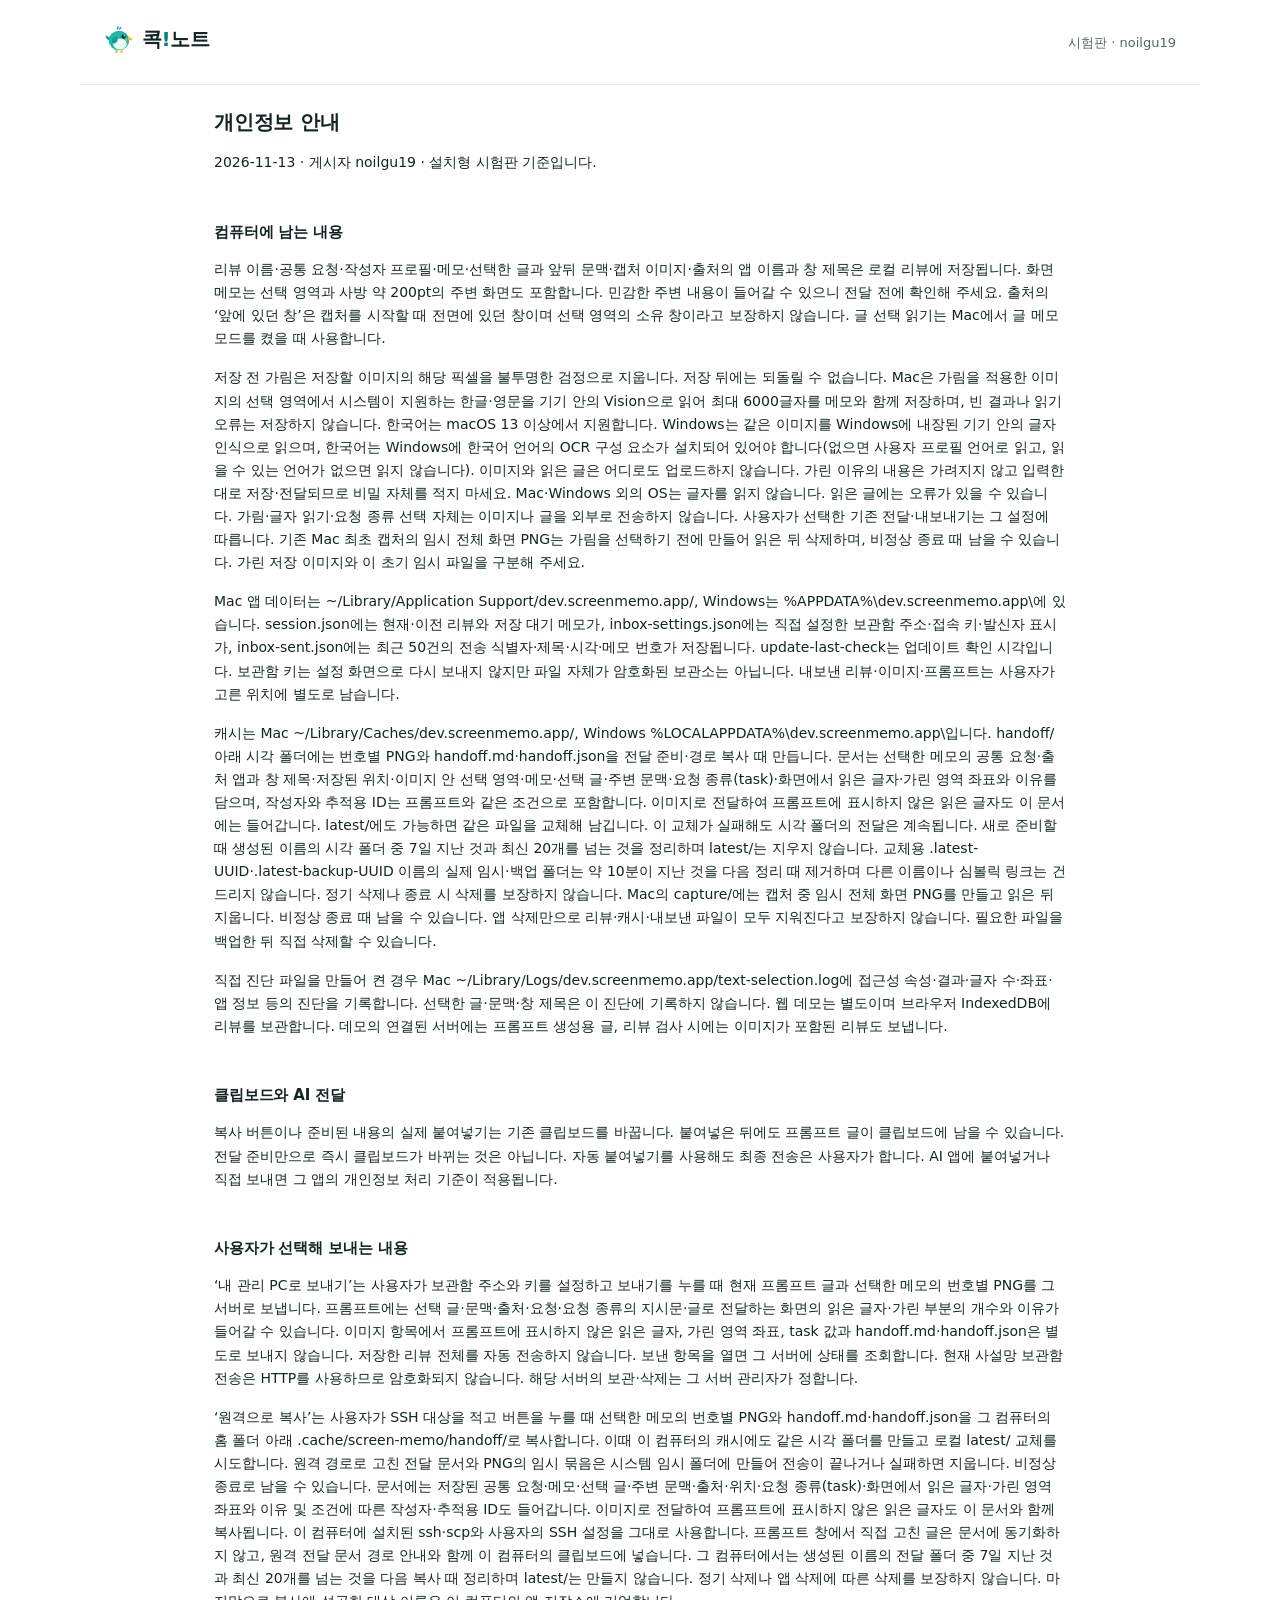
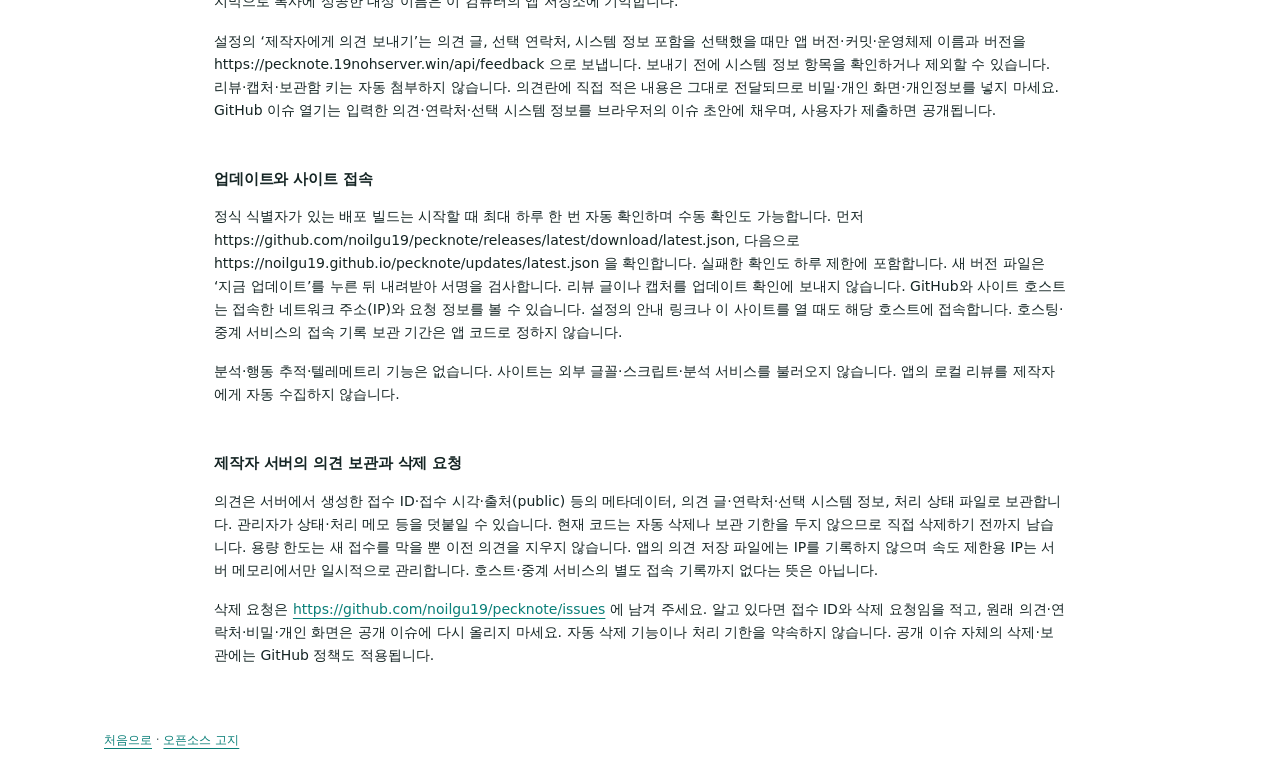
<file: docs/privacy.html>
<!doctype html>
<html lang="ko"><head><meta charset="utf-8"><meta name="viewport" content="width=device-width,initial-scale=1"><title>개인정보 안내 · 콕!노트</title><link rel="stylesheet" href="style.css"></head><body><svg class="sprite" aria-hidden="true" focusable="false">
<symbol id="peck" viewBox="0 0 120 120">
<path d="M22 66c-9-3-15-10-16-19 9 1 17 5 22 11z" fill="#0f9d94"/>
<path d="M52 22c-2-7 1-12 6-14 1 5 0 10-2 14zM60 21c1-6 5-10 10-10-1 5-3 9-7 12z" fill="#0f9d94"/>
<ellipse cx="60" cy="66" rx="41" ry="39" fill="#22b8a8"/>
<ellipse cx="64" cy="80" rx="27" ry="22" fill="#eafaf7"/>
<path d="M30 68c2-12 12-19 24-17 4 11-1 23-12 27-7 0-11-4-12-10z" fill="#0f9d94"/>
<circle cx="78" cy="50" r="8.500" fill="#152524"/><circle cx="81" cy="47" r="2.800" fill="#fff"/>
<ellipse cx="88" cy="64" rx="6" ry="3.600" fill="#ff9f8c" opacity=".75"/>
<path d="M97 52c8 1 14 4 18 9-5 3-12 5-19 4z" fill="#ffc233"/><path d="M96 61c7 2 13 2 19 0-5 3-12 5-19 4z" fill="#f0a81c"/>
<path d="M50 103v9m-5 0h10M70 103v9m-5 0h10" stroke="#f0a81c" stroke-width="3.400" stroke-linecap="round" fill="none"/>
</symbol>
</svg>

<header><a class="brand" href="index.html" aria-label="콕!노트 홈"><span class="wordmark"><svg class="mark" aria-hidden="true" focusable="false"><use href="#peck"/></svg><span class="name">콕<span class="bang">!</span>노트</span></span></a><span>시험판 · noilgu19</span></header><main id="privacy-content" class="document"><h1>개인정보 안내</h1>
<p>2026-11-13 · 게시자 noilgu19 · 설치형 시험판 기준입니다.</p>
<h2>컴퓨터에 남는 내용</h2>
<p>리뷰 이름·공통 요청·작성자 프로필·메모·선택한 글과 앞뒤 문맥·캡처 이미지·출처의 앱 이름과 창 제목은 로컬 리뷰에 저장됩니다. 화면 메모는 선택 영역과 사방 약 200pt의 주변 화면도 포함합니다. 민감한 주변 내용이 들어갈 수 있으니 전달 전에 확인해 주세요. 출처의 ‘앞에 있던 창’은 캡처를 시작할 때 전면에 있던 창이며 선택 영역의 소유 창이라고 보장하지 않습니다. 글 선택 읽기는 Mac에서 글 메모 모드를 켰을 때 사용합니다.</p>
<p>저장 전 가림은 저장할 이미지의 해당 픽셀을 불투명한 검정으로 지웁니다. 저장 뒤에는 되돌릴 수 없습니다. Mac은 가림을 적용한 이미지의 선택 영역에서 시스템이 지원하는 한글·영문을 기기 안의 Vision으로 읽어 최대 6000글자를 메모와 함께 저장하며, 빈 결과나 읽기 오류는 저장하지 않습니다. 한국어는 macOS 13 이상에서 지원합니다. Windows는 같은 이미지를 Windows에 내장된 기기 안의 글자 인식으로 읽으며, 한국어는 Windows에 한국어 언어의 OCR 구성 요소가 설치되어 있어야 합니다(없으면 사용자 프로필 언어로 읽고, 읽을 수 있는 언어가 없으면 읽지 않습니다). 이미지와 읽은 글은 어디로도 업로드하지 않습니다. 가린 이유의 내용은 가려지지 않고 입력한 대로 저장·전달되므로 비밀 자체를 적지 마세요. Mac·Windows 외의 OS는 글자를 읽지 않습니다. 읽은 글에는 오류가 있을 수 있습니다. 가림·글자 읽기·요청 종류 선택 자체는 이미지나 글을 외부로 전송하지 않습니다. 사용자가 선택한 기존 전달·내보내기는 그 설정에 따릅니다. 기존 Mac 최초 캡처의 임시 전체 화면 PNG는 가림을 선택하기 전에 만들어 읽은 뒤 삭제하며, 비정상 종료 때 남을 수 있습니다. 가린 저장 이미지와 이 초기 임시 파일을 구분해 주세요.</p>
<p>Mac 앱 데이터는 ~/Library/Application Support/dev.screenmemo.app/, Windows는 %APPDATA%\dev.screenmemo.app\에 있습니다. session.json에는 현재·이전 리뷰와 저장 대기 메모가, inbox-settings.json에는 직접 설정한 보관함 주소·접속 키·발신자 표시가, inbox-sent.json에는 최근 50건의 전송 식별자·제목·시각·메모 번호가 저장됩니다. update-last-check는 업데이트 확인 시각입니다. 보관함 키는 설정 화면으로 다시 보내지 않지만 파일 자체가 암호화된 보관소는 아닙니다. 내보낸 리뷰·이미지·프롬프트는 사용자가 고른 위치에 별도로 남습니다.</p>
<p>캐시는 Mac ~/Library/Caches/dev.screenmemo.app/, Windows %LOCALAPPDATA%\dev.screenmemo.app\입니다. handoff/ 아래 시각 폴더에는 번호별 PNG와 handoff.md·handoff.json을 전달 준비·경로 복사 때 만듭니다. 문서는 선택한 메모의 공통 요청·출처 앱과 창 제목·저장된 위치·이미지 안 선택 영역·메모·선택 글·주변 문맥·요청 종류(task)·화면에서 읽은 글자·가린 영역 좌표와 이유를 담으며, 작성자와 추적용 ID는 프롬프트와 같은 조건으로 포함합니다. 이미지로 전달하여 프롬프트에 표시하지 않은 읽은 글자도 이 문서에는 들어갑니다. latest/에도 가능하면 같은 파일을 교체해 남깁니다. 이 교체가 실패해도 시각 폴더의 전달은 계속됩니다. 새로 준비할 때 생성된 이름의 시각 폴더 중 7일 지난 것과 최신 20개를 넘는 것을 정리하며 latest/는 지우지 않습니다. 교체용 .latest-UUID·.latest-backup-UUID 이름의 실제 임시·백업 폴더는 약 10분이 지난 것을 다음 정리 때 제거하며 다른 이름이나 심볼릭 링크는 건드리지 않습니다. 정기 삭제나 종료 시 삭제를 보장하지 않습니다. Mac의 capture/에는 캡처 중 임시 전체 화면 PNG를 만들고 읽은 뒤 지웁니다. 비정상 종료 때 남을 수 있습니다. 앱 삭제만으로 리뷰·캐시·내보낸 파일이 모두 지워진다고 보장하지 않습니다. 필요한 파일을 백업한 뒤 직접 삭제할 수 있습니다.</p>
<p>직접 진단 파일을 만들어 켠 경우 Mac ~/Library/Logs/dev.screenmemo.app/text-selection.log에 접근성 속성·결과·글자 수·좌표·앱 정보 등의 진단을 기록합니다. 선택한 글·문맥·창 제목은 이 진단에 기록하지 않습니다. 웹 데모는 별도이며 브라우저 IndexedDB에 리뷰를 보관합니다. 데모의 연결된 서버에는 프롬프트 생성용 글, 리뷰 검사 시에는 이미지가 포함된 리뷰도 보냅니다.</p>
<h2>클립보드와 AI 전달</h2>
<p>복사 버튼이나 준비된 내용의 실제 붙여넣기는 기존 클립보드를 바꿉니다. 붙여넣은 뒤에도 프롬프트 글이 클립보드에 남을 수 있습니다. 전달 준비만으로 즉시 클립보드가 바뀌는 것은 아닙니다. 자동 붙여넣기를 사용해도 최종 전송은 사용자가 합니다. AI 앱에 붙여넣거나 직접 보내면 그 앱의 개인정보 처리 기준이 적용됩니다.</p>
<h2>사용자가 선택해 보내는 내용</h2>
<p>‘내 관리 PC로 보내기’는 사용자가 보관함 주소와 키를 설정하고 보내기를 누를 때 현재 프롬프트 글과 선택한 메모의 번호별 PNG를 그 서버로 보냅니다. 프롬프트에는 선택 글·문맥·출처·요청·요청 종류의 지시문·글로 전달하는 화면의 읽은 글자·가린 부분의 개수와 이유가 들어갈 수 있습니다. 이미지 항목에서 프롬프트에 표시하지 않은 읽은 글자, 가린 영역 좌표, task 값과 handoff.md·handoff.json은 별도로 보내지 않습니다. 저장한 리뷰 전체를 자동 전송하지 않습니다. 보낸 항목을 열면 그 서버에 상태를 조회합니다. 현재 사설망 보관함 전송은 HTTP를 사용하므로 암호화되지 않습니다. 해당 서버의 보관·삭제는 그 서버 관리자가 정합니다.</p>
<p>‘원격으로 복사’는 사용자가 SSH 대상을 적고 버튼을 누를 때 선택한 메모의 번호별 PNG와 handoff.md·handoff.json을 그 컴퓨터의 홈 폴더 아래 .cache/screen-memo/handoff/로 복사합니다. 이때 이 컴퓨터의 캐시에도 같은 시각 폴더를 만들고 로컬 latest/ 교체를 시도합니다. 원격 경로로 고친 전달 문서와 PNG의 임시 묶음은 시스템 임시 폴더에 만들어 전송이 끝나거나 실패하면 지웁니다. 비정상 종료로 남을 수 있습니다. 문서에는 저장된 공통 요청·메모·선택 글·주변 문맥·출처·위치·요청 종류(task)·화면에서 읽은 글자·가린 영역 좌표와 이유 및 조건에 따른 작성자·추적용 ID도 들어갑니다. 이미지로 전달하여 프롬프트에 표시하지 않은 읽은 글자도 이 문서와 함께 복사됩니다. 이 컴퓨터에 설치된 ssh·scp와 사용자의 SSH 설정을 그대로 사용합니다. 프롬프트 창에서 직접 고친 글은 문서에 동기화하지 않고, 원격 전달 문서 경로 안내와 함께 이 컴퓨터의 클립보드에 넣습니다. 그 컴퓨터에서는 생성된 이름의 전달 폴더 중 7일 지난 것과 최신 20개를 넘는 것을 다음 복사 때 정리하며 latest/는 만들지 않습니다. 정기 삭제나 앱 삭제에 따른 삭제를 보장하지 않습니다. 마지막으로 복사에 성공한 대상 이름은 이 컴퓨터의 앱 저장소에 기억합니다.</p>
<p>설정의 ‘제작자에게 의견 보내기’는 의견 글, 선택 연락처, 시스템 정보 포함을 선택했을 때만 앱 버전·커밋·운영체제 이름과 버전을 https://pecknote.19nohserver.win/api/feedback 으로 보냅니다. 보내기 전에 시스템 정보 항목을 확인하거나 제외할 수 있습니다. 리뷰·캡처·보관함 키는 자동 첨부하지 않습니다. 의견란에 직접 적은 내용은 그대로 전달되므로 비밀·개인 화면·개인정보를 넣지 마세요. GitHub 이슈 열기는 입력한 의견·연락처·선택 시스템 정보를 브라우저의 이슈 초안에 채우며, 사용자가 제출하면 공개됩니다.</p>
<h2>업데이트와 사이트 접속</h2>
<p>정식 식별자가 있는 배포 빌드는 시작할 때 최대 하루 한 번 자동 확인하며 수동 확인도 가능합니다. 먼저 https://github.com/noilgu19/pecknote/releases/latest/download/latest.json, 다음으로 https://noilgu19.github.io/pecknote/updates/latest.json 을 확인합니다. 실패한 확인도 하루 제한에 포함합니다. 새 버전 파일은 ‘지금 업데이트’를 누른 뒤 내려받아 서명을 검사합니다. 리뷰 글이나 캡처를 업데이트 확인에 보내지 않습니다. GitHub와 사이트 호스트는 접속한 네트워크 주소(IP)와 요청 정보를 볼 수 있습니다. 설정의 안내 링크나 이 사이트를 열 때도 해당 호스트에 접속합니다. 호스팅·중계 서비스의 접속 기록 보관 기간은 앱 코드로 정하지 않습니다.</p>
<p>분석·행동 추적·텔레메트리 기능은 없습니다. 사이트는 외부 글꼴·스크립트·분석 서비스를 불러오지 않습니다. 앱의 로컬 리뷰를 제작자에게 자동 수집하지 않습니다.</p>
<h2>제작자 서버의 의견 보관과 삭제 요청</h2>
<p>의견은 서버에서 생성한 접수 ID·접수 시각·출처(public) 등의 메타데이터, 의견 글·연락처·선택 시스템 정보, 처리 상태 파일로 보관합니다. 관리자가 상태·처리 메모 등을 덧붙일 수 있습니다. 현재 코드는 자동 삭제나 보관 기한을 두지 않으므로 직접 삭제하기 전까지 남습니다. 용량 한도는 새 접수를 막을 뿐 이전 의견을 지우지 않습니다. 앱의 의견 저장 파일에는 IP를 기록하지 않으며 속도 제한용 IP는 서버 메모리에서만 일시적으로 관리합니다. 호스트·중계 서비스의 별도 접속 기록까지 없다는 뜻은 아닙니다.</p>
<p>삭제 요청은 <a href="https://github.com/noilgu19/pecknote/issues">https://github.com/noilgu19/pecknote/issues</a> 에 남겨 주세요. 알고 있다면 접수 ID와 삭제 요청임을 적고, 원래 의견·연락처·비밀·개인 화면은 공개 이슈에 다시 올리지 마세요. 자동 삭제 기능이나 처리 기한을 약속하지 않습니다. 공개 이슈 자체의 삭제·보관에는 GitHub 정책도 적용됩니다.</p></main><footer><a href="index.html">처음으로</a> · <a href="third-party-notices.html">오픈소스 고지</a></footer></body></html>
</file>
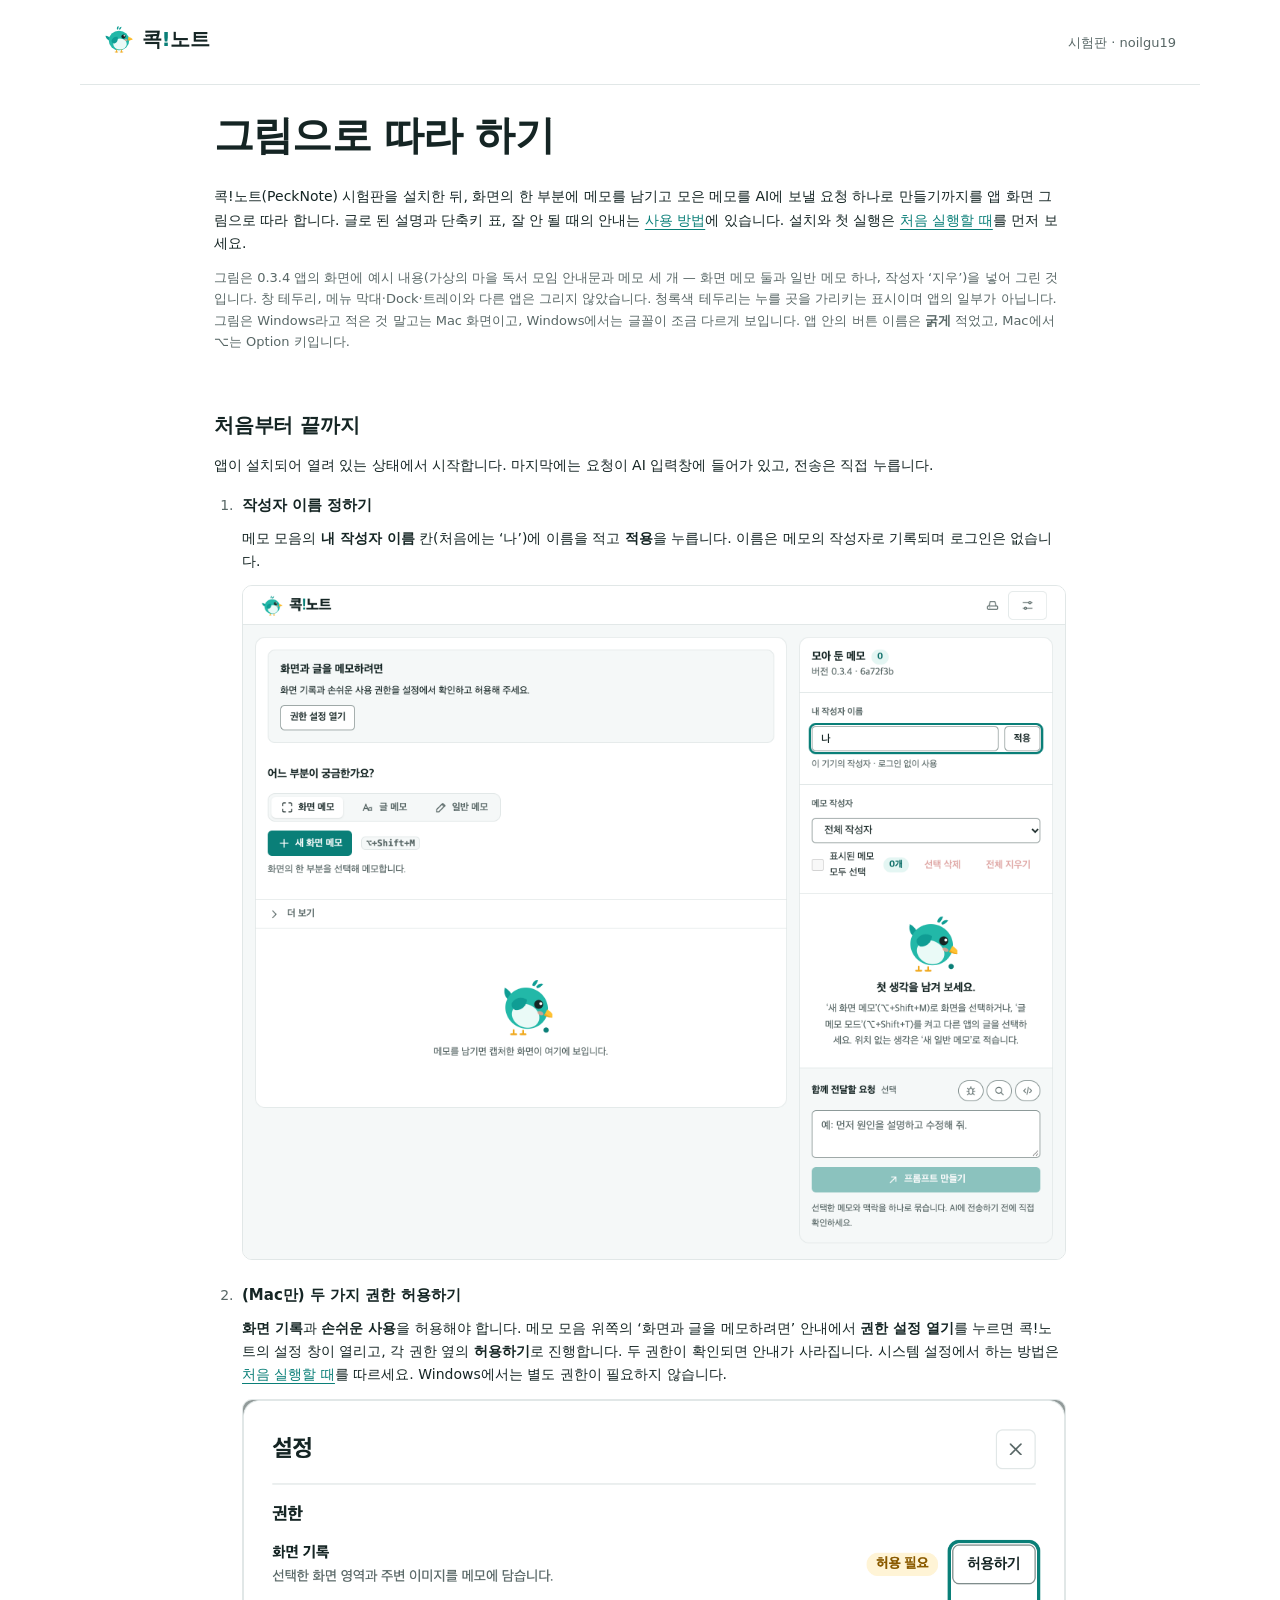
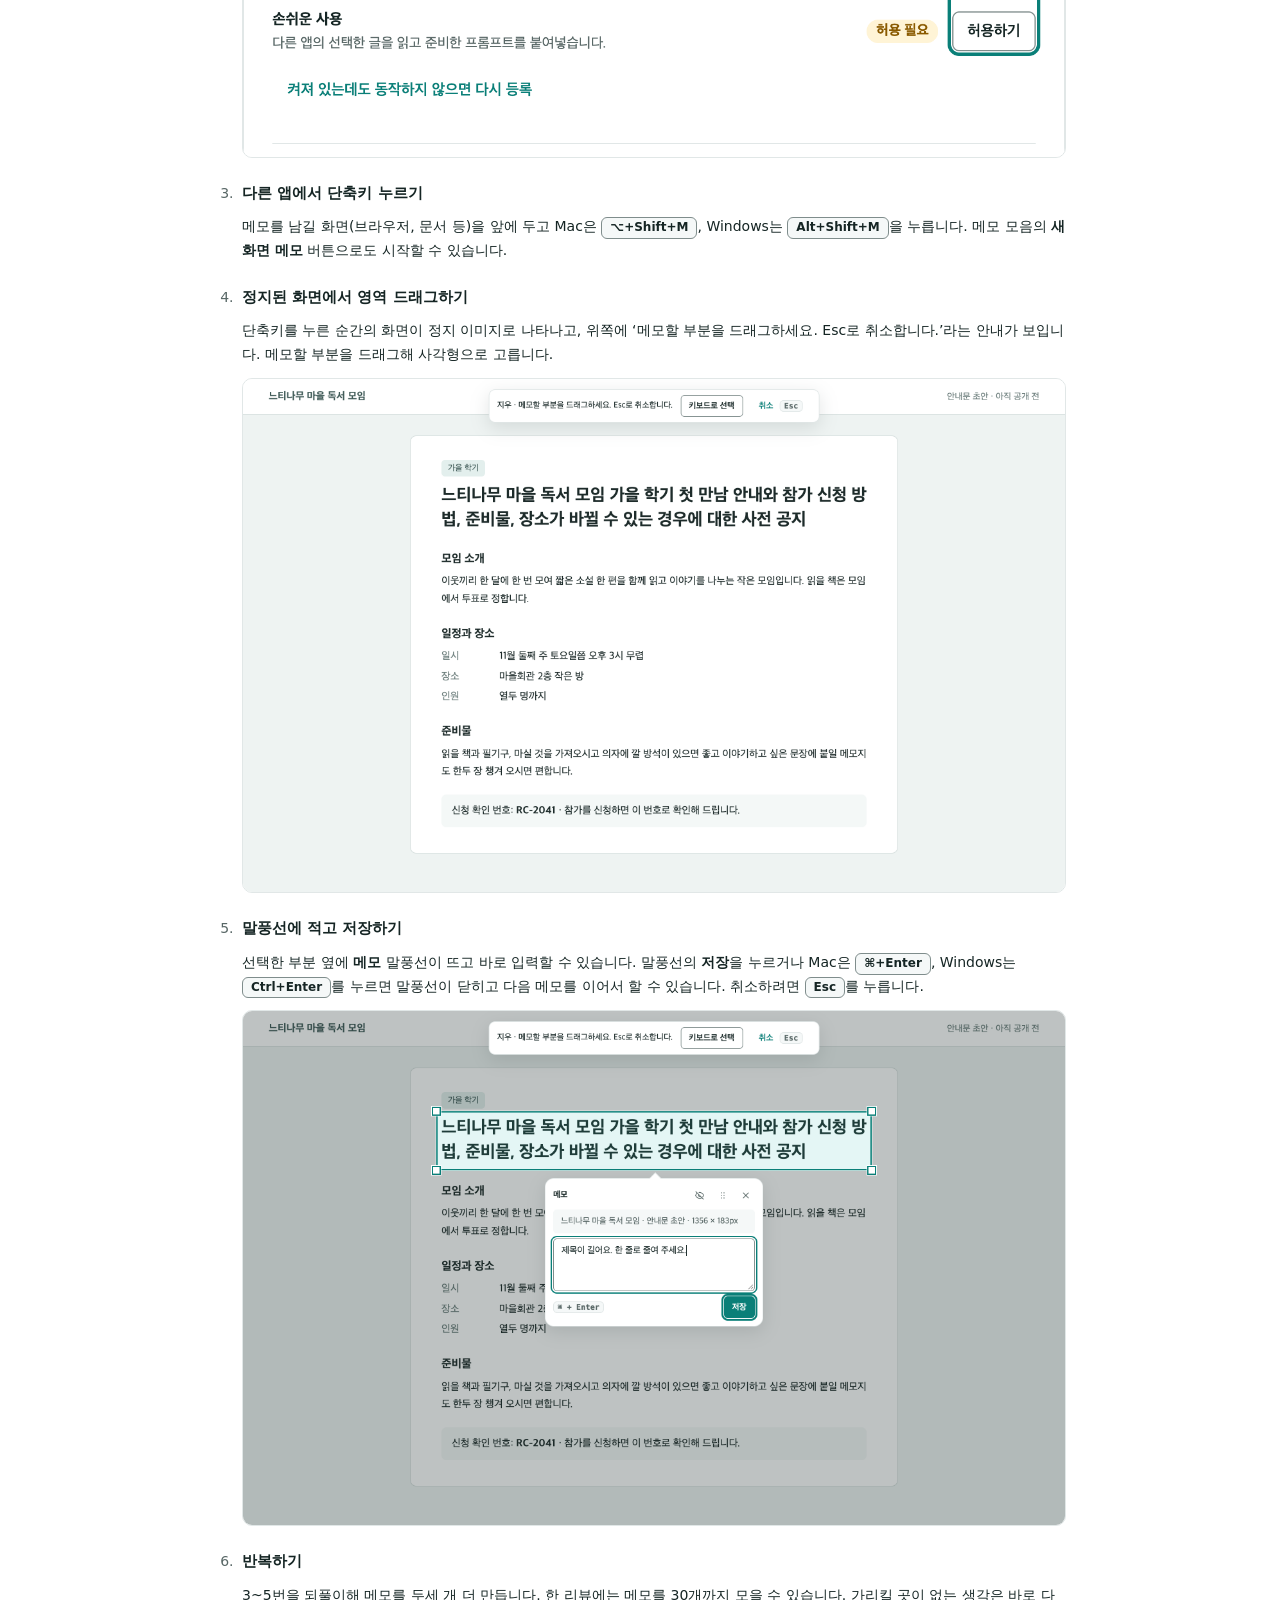
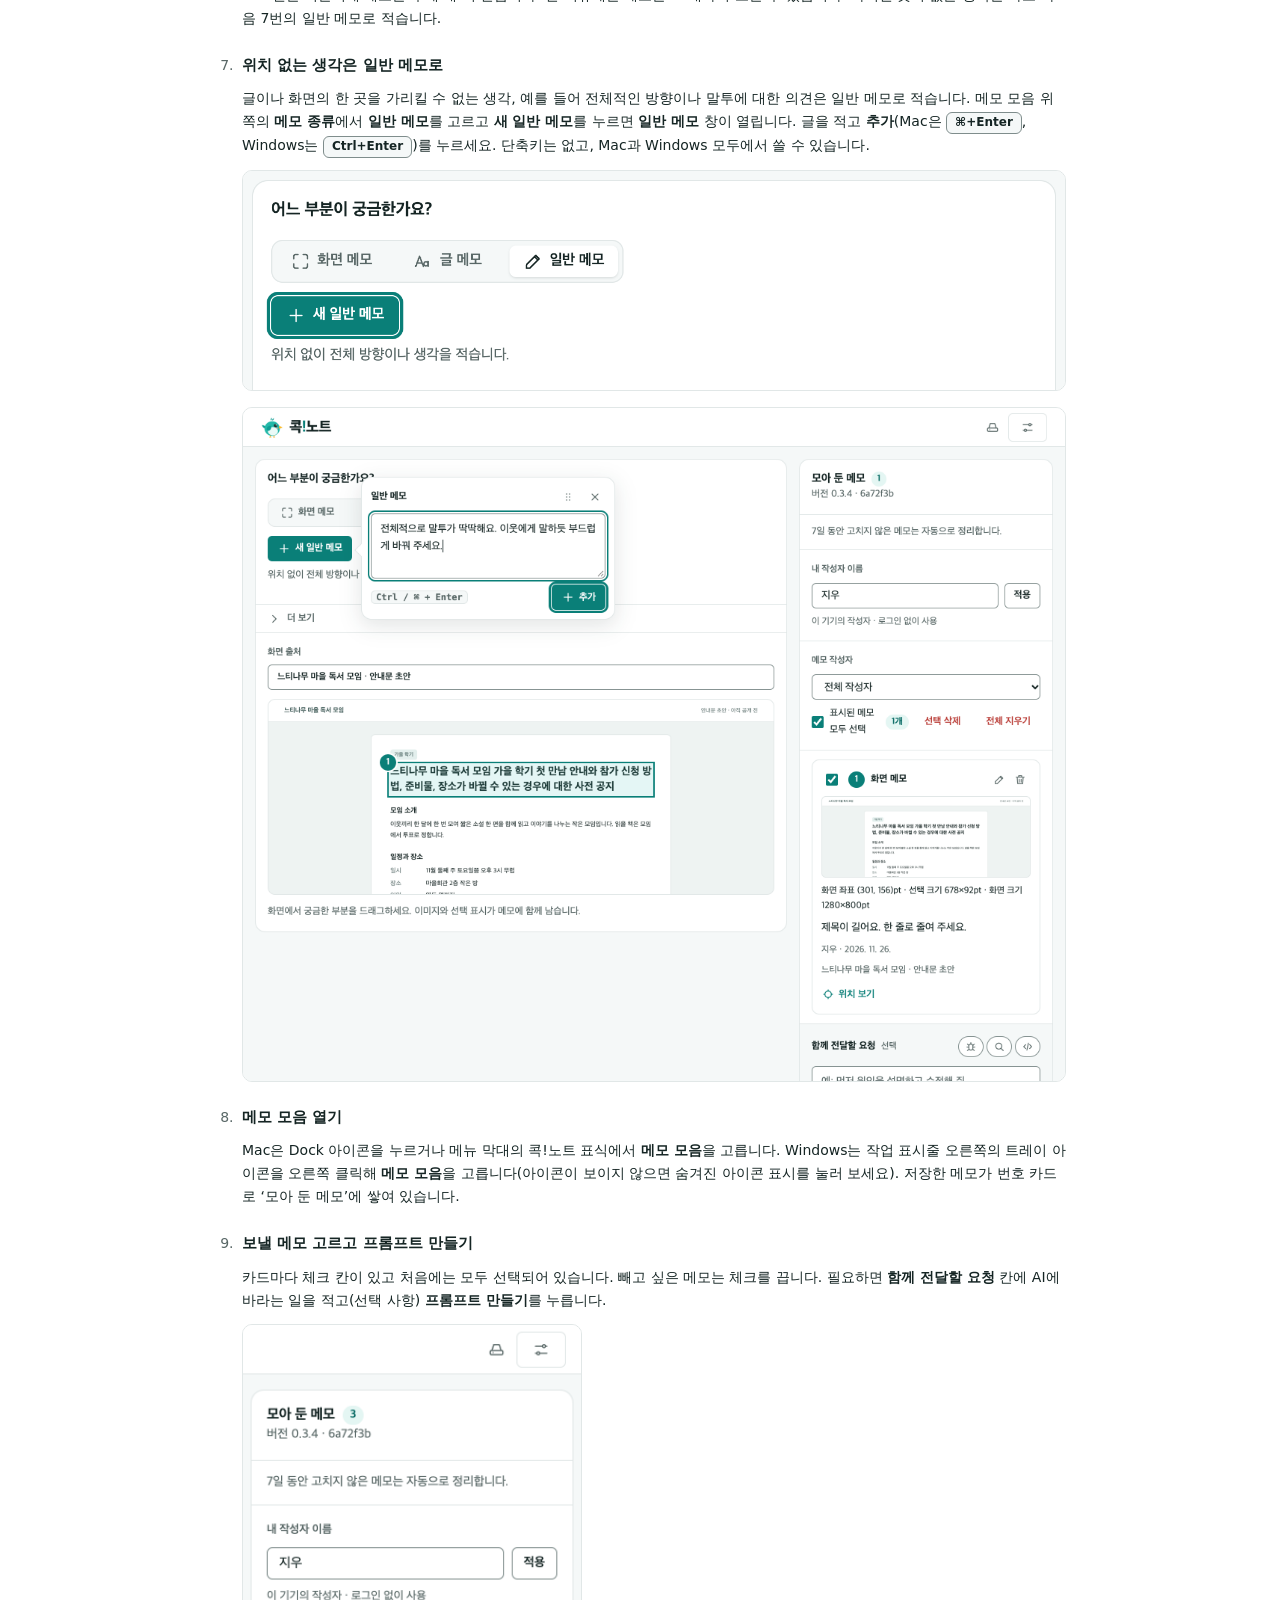
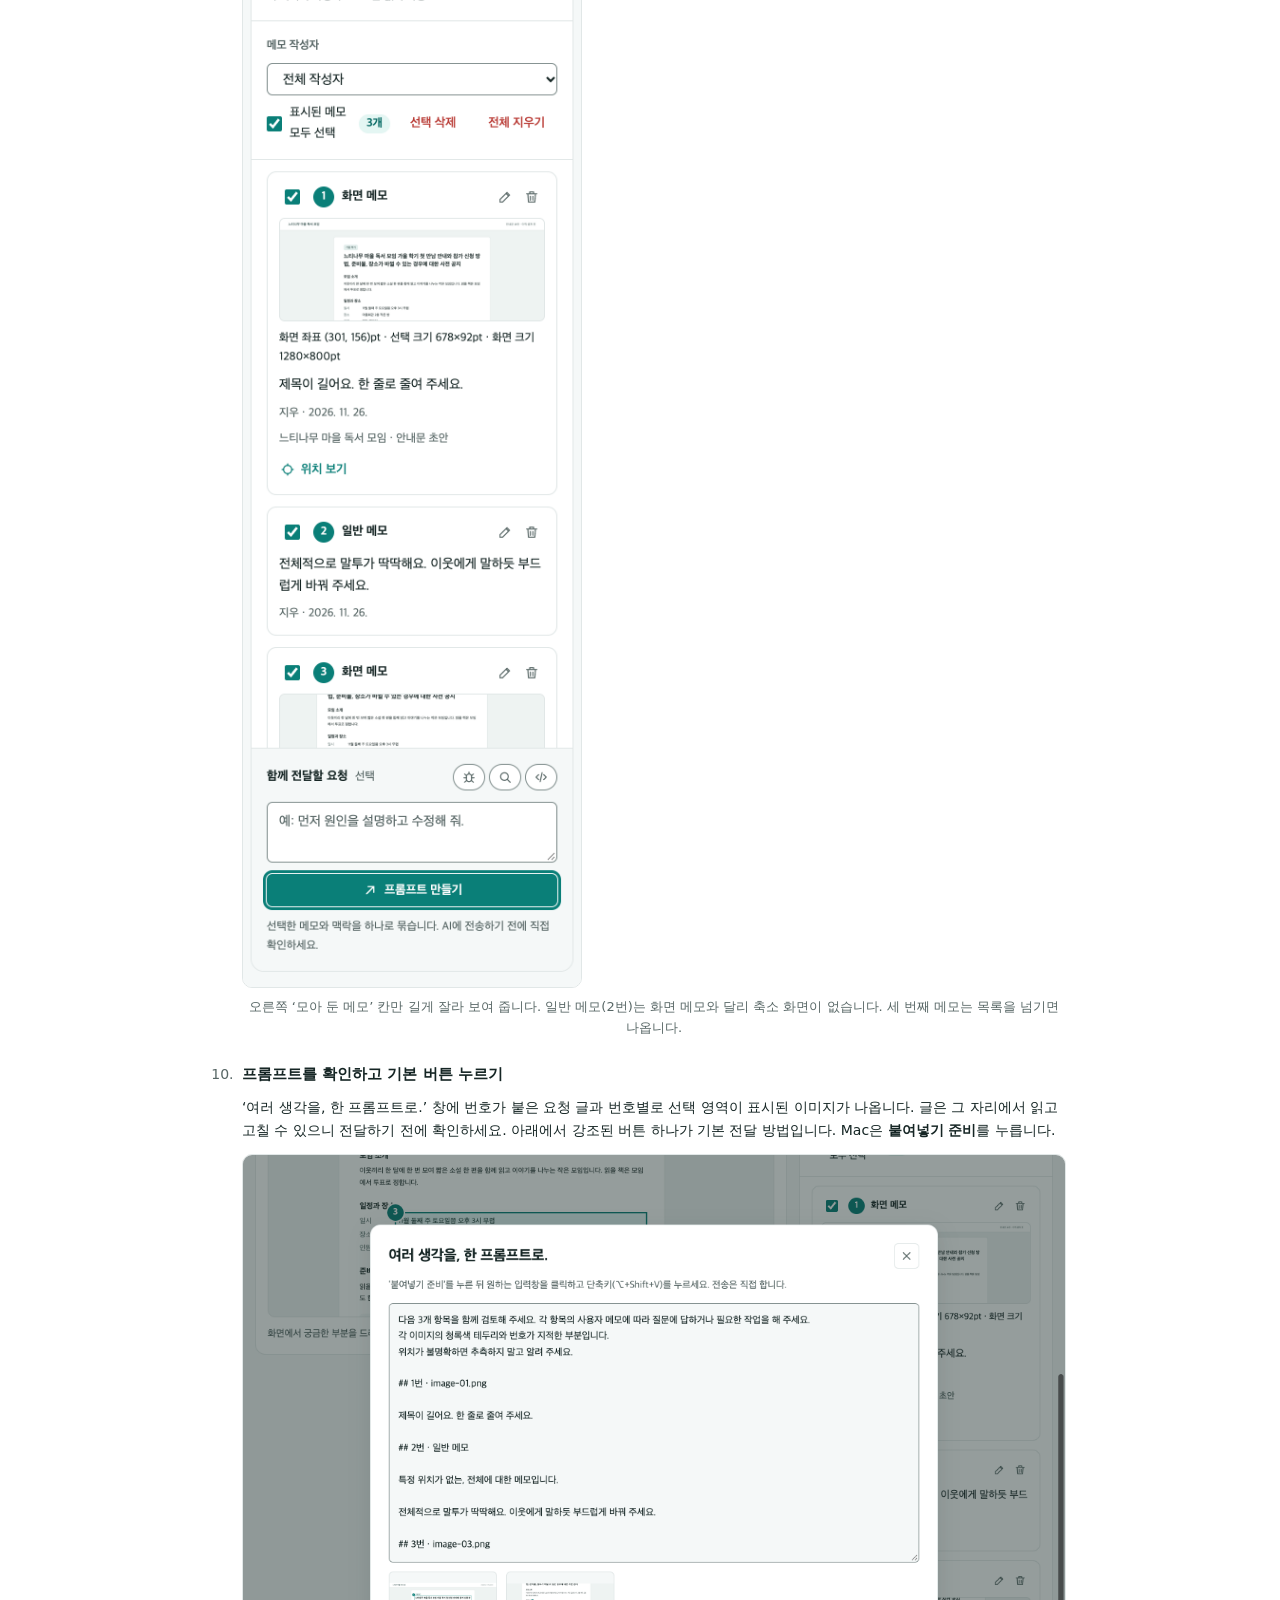
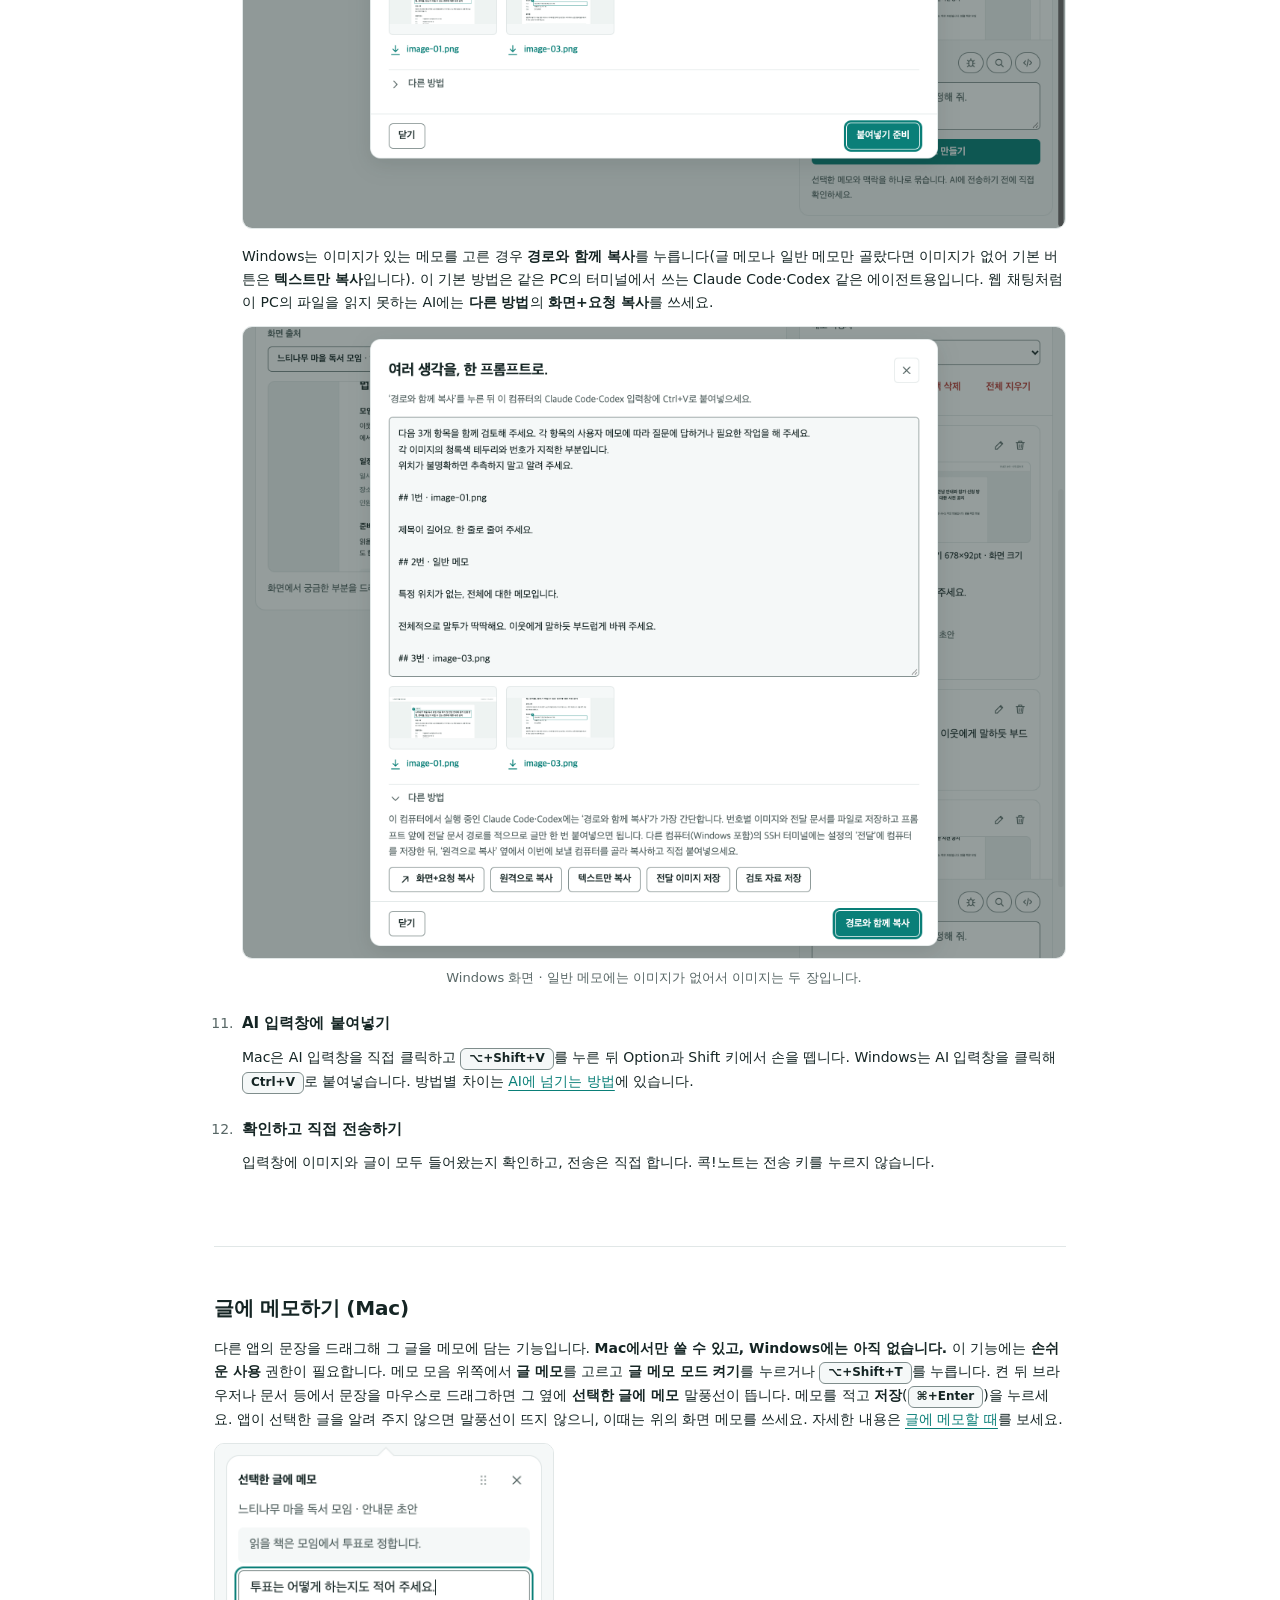
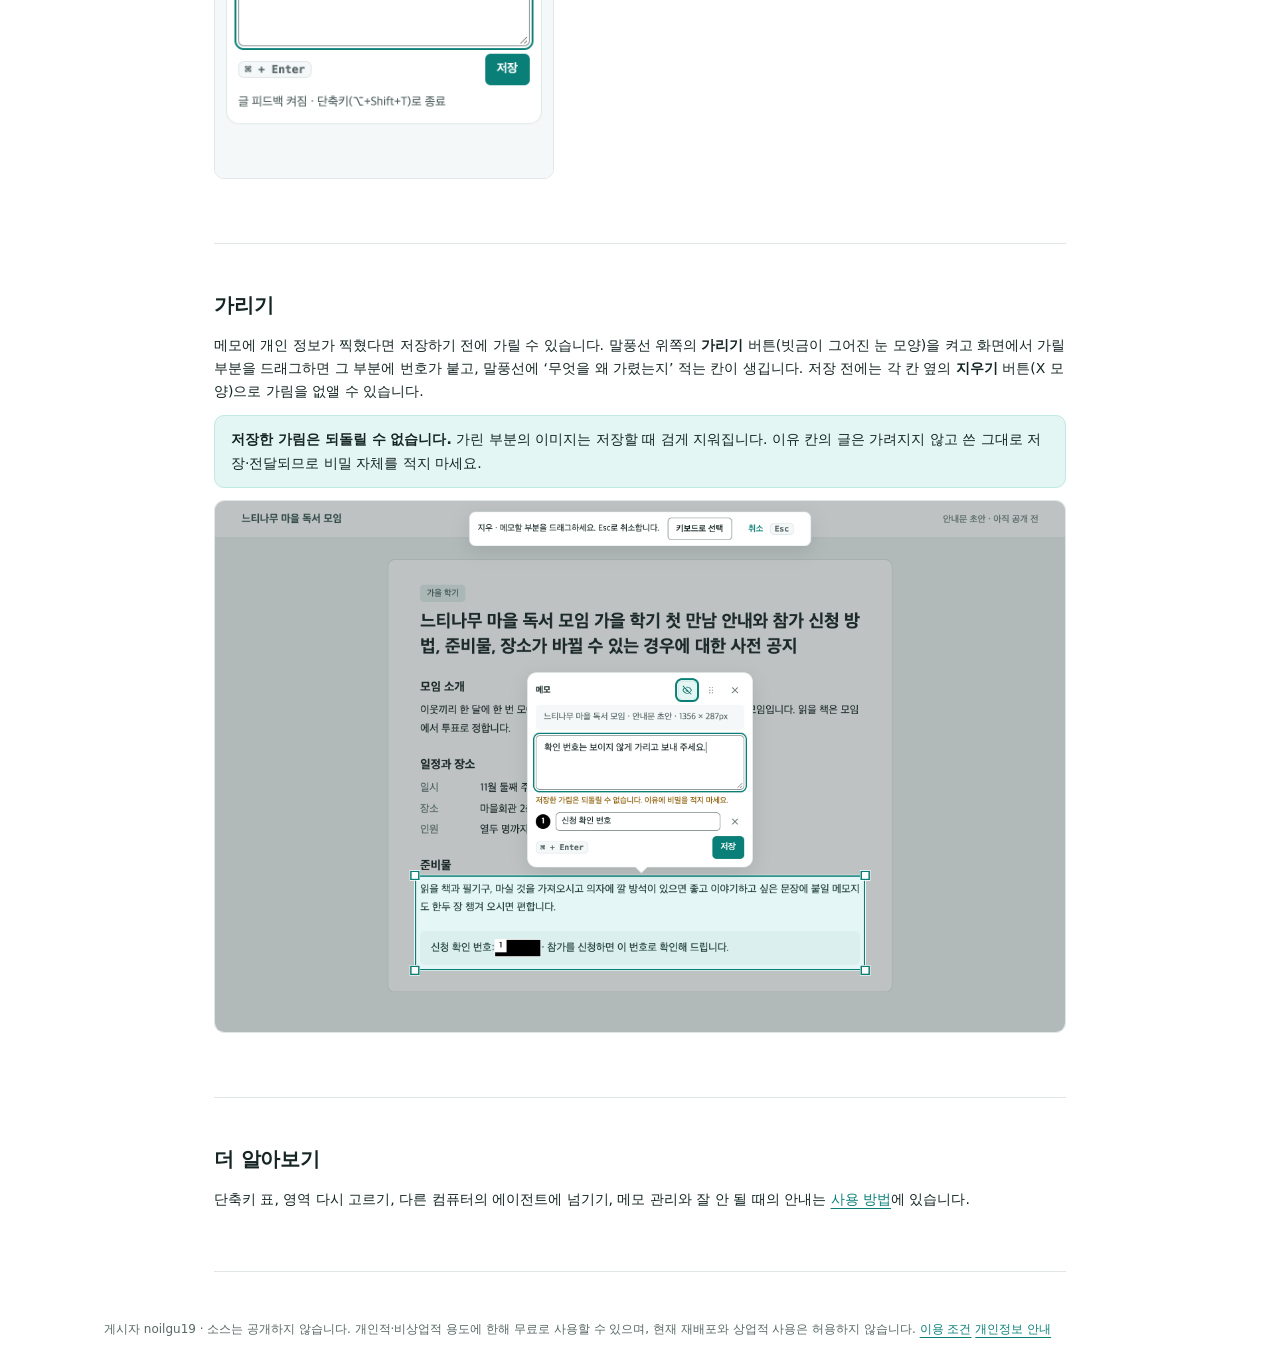
<file: docs/tutorial.html>
<!doctype html>
<html lang="ko">
<head><meta charset="utf-8"><meta name="viewport" content="width=device-width,initial-scale=1"><meta name="description" content="콕!노트(PeckNote) 시험판을 앱 화면 그림으로 처음부터 따라 하는 안내"><title>그림으로 따라 하기 · 콕!노트</title><link rel="stylesheet" href="style.css"></head>
<body>
<svg class="sprite" aria-hidden="true" focusable="false">
<symbol id="peck" viewBox="0 0 120 120">
<path d="M22 66c-9-3-15-10-16-19 9 1 17 5 22 11z" fill="#0f9d94"/>
<path d="M52 22c-2-7 1-12 6-14 1 5 0 10-2 14zM60 21c1-6 5-10 10-10-1 5-3 9-7 12z" fill="#0f9d94"/>
<ellipse cx="60" cy="66" rx="41" ry="39" fill="#22b8a8"/>
<ellipse cx="64" cy="80" rx="27" ry="22" fill="#eafaf7"/>
<path d="M30 68c2-12 12-19 24-17 4 11-1 23-12 27-7 0-11-4-12-10z" fill="#0f9d94"/>
<circle cx="78" cy="50" r="8.500" fill="#152524"/><circle cx="81" cy="47" r="2.800" fill="#fff"/>
<ellipse cx="88" cy="64" rx="6" ry="3.600" fill="#ff9f8c" opacity=".75"/>
<path d="M97 52c8 1 14 4 18 9-5 3-12 5-19 4z" fill="#ffc233"/><path d="M96 61c7 2 13 2 19 0-5 3-12 5-19 4z" fill="#f0a81c"/>
<path d="M50 103v9m-5 0h10M70 103v9m-5 0h10" stroke="#f0a81c" stroke-width="3.400" stroke-linecap="round" fill="none"/>
</symbol>
</svg>
<header><a class="brand" href="index.html" aria-label="콕!노트 홈"><span class="wordmark"><svg class="mark" aria-hidden="true" focusable="false"><use href="#peck"/></svg><span class="name">콕<span class="bang">!</span>노트</span></span></a><span>시험판 · noilgu19</span></header>
<main class="guide tutorial">
<h1>그림으로 따라 하기</h1>
<p>콕!노트(PeckNote) 시험판을 설치한 뒤, 화면의 한 부분에 메모를 남기고 모은 메모를 AI에 보낼 요청 하나로 만들기까지를 앱 화면 그림으로 따라 합니다. 글로 된 설명과 단축키 표, 잘 안 될 때의 안내는 <a href="guide.html">사용 방법</a>에 있습니다. 설치와 첫 실행은 <a href="index.html#first-run">처음 실행할 때</a>를 먼저 보세요.</p>
<p class="small">그림은 0.3.4 앱의 화면에 예시 내용(가상의 마을 독서 모임 안내문과 메모 세 개 — 화면 메모 둘과 일반 메모 하나, 작성자 ‘지우’)을 넣어 그린 것입니다. 창 테두리, 메뉴 막대·Dock·트레이와 다른 앱은 그리지 않았습니다. 청록색 테두리는 누를 곳을 가리키는 표시이며 앱의 일부가 아닙니다. 그림은 Windows라고 적은 것 말고는 Mac 화면이고, Windows에서는 글꼴이 조금 다르게 보입니다. 앱 안의 버튼 이름은 <strong>굵게</strong> 적었고, Mac에서 ⌥는 Option 키입니다.</p>

<section id="walk">
<h2>처음부터 끝까지</h2>
<p>앱이 설치되어 열려 있는 상태에서 시작합니다. 마지막에는 요청이 AI 입력창에 들어가 있고, 전송은 직접 누릅니다.</p>
<ol class="walk">
<li>
<h3>작성자 이름 정하기</h3>
<p>메모 모음의 <strong>내 작성자 이름</strong> 칸(처음에는 ‘나’)에 이름을 적고 <strong>적용</strong>을 누릅니다. 이름은 메모의 작성자로 기록되며 로그인은 없습니다.</p>
<figure><img src="shots/01-author.png" alt="처음 연 메모 모음 창. 왼쪽에는 화면과 글을 메모하려면 권한이 필요하다는 안내가, 오른쪽 모아 둔 메모 칸에는 메모 0개와 내 작성자 이름 칸(나)이 보이고, 이름 칸과 적용 버튼에 청록색 테두리가 표시되어 있습니다." width="2200" height="1800" loading="lazy"></figure>
</li>
<li>
<h3>(Mac만) 두 가지 권한 허용하기</h3>
<p><strong>화면 기록</strong>과 <strong>손쉬운 사용</strong>을 허용해야 합니다. 메모 모음 위쪽의 ‘화면과 글을 메모하려면’ 안내에서 <strong>권한 설정 열기</strong>를 누르면 콕!노트의 설정 창이 열리고, 각 권한 옆의 <strong>허용하기</strong>로 진행합니다. 두 권한이 확인되면 안내가 사라집니다. 시스템 설정에서 하는 방법은 <a href="index.html#first-run">처음 실행할 때</a>를 따르세요. Windows에서는 별도 권한이 필요하지 않습니다.</p>
<figure><img src="shots/02-permissions.png" alt="설정 창의 권한 부분. 화면 기록과 손쉬운 사용이 둘 다 허용 필요로 표시되어 있고, 각 줄 오른쪽의 허용하기 버튼 두 개를 청록색 테두리가 둘러싸고 있습니다." width="1400" height="608" loading="lazy"></figure>
</li>
<li>
<h3>다른 앱에서 단축키 누르기</h3>
<p>메모를 남길 화면(브라우저, 문서 등)을 앞에 두고 Mac은 <kbd>⌥+Shift+M</kbd>, Windows는 <kbd>Alt+Shift+M</kbd>을 누릅니다. 메모 모음의 <strong>새 화면 메모</strong> 버튼으로도 시작할 수 있습니다.</p>
</li>
<li>
<h3>정지된 화면에서 영역 드래그하기</h3>
<p>단축키를 누른 순간의 화면이 정지 이미지로 나타나고, 위쪽에 ‘메모할 부분을 드래그하세요. Esc로 취소합니다.’라는 안내가 보입니다. 메모할 부분을 드래그해 사각형으로 고릅니다.</p>
<figure><img src="shots/03-drag.png" alt="단축키를 누른 직후의 정지된 화면. 가상의 독서 모임 안내문이 보이고, 위쪽 가운데에 지우 · 메모할 부분을 드래그하세요. Esc로 취소합니다. 라는 안내 줄이 떠 있습니다." width="2560" height="1600" loading="lazy"></figure>
</li>
<li>
<h3>말풍선에 적고 저장하기</h3>
<p>선택한 부분 옆에 <strong>메모</strong> 말풍선이 뜨고 바로 입력할 수 있습니다. 말풍선의 <strong>저장</strong>을 누르거나 Mac은 <kbd>⌘+Enter</kbd>, Windows는 <kbd>Ctrl+Enter</kbd>를 누르면 말풍선이 닫히고 다음 메모를 이어서 할 수 있습니다. 취소하려면 <kbd>Esc</kbd>를 누릅니다.</p>
<figure><img src="shots/04-bubble.png" alt="안내문의 긴 제목 부분이 사각형으로 선택되어 있고, 그 아래에 메모 말풍선이 열려 있습니다. 말풍선에는 ‘제목이 길어요. 한 줄로 줄여 주세요.’라고 적혀 있고, 저장 버튼에 청록색 테두리가 표시되어 있습니다." width="2560" height="1600" loading="lazy"></figure>
</li>
<li>
<h3>반복하기</h3>
<p>3~5번을 되풀이해 메모를 두세 개 더 만듭니다. 한 리뷰에는 메모를 30개까지 모을 수 있습니다. 가리킬 곳이 없는 생각은 바로 다음 7번의 일반 메모로 적습니다.</p>
</li>
<li>
<h3>위치 없는 생각은 일반 메모로</h3>
<p>글이나 화면의 한 곳을 가리킬 수 없는 생각, 예를 들어 전체적인 방향이나 말투에 대한 의견은 일반 메모로 적습니다. 메모 모음 위쪽의 <strong>메모 종류</strong>에서 <strong>일반 메모</strong>를 고르고 <strong>새 일반 메모</strong>를 누르면 <strong>일반 메모</strong> 창이 열립니다. 글을 적고 <strong>추가</strong>(Mac은 <kbd>⌘+Enter</kbd>, Windows는 <kbd>Ctrl+Enter</kbd>)를 누르세요. 단축키는 없고, Mac과 Windows 모두에서 쓸 수 있습니다.</p>
<figure><img src="shots/10-general-start.png" alt="메모 모음 왼쪽 위. 메모 종류 선택에서 일반 메모가 골라져 있고, 그 아래의 새 일반 메모 버튼에 청록색 테두리가 표시되어 있습니다. 버튼 아래에는 위치 없이 전체 방향이나 생각을 적습니다. 라는 안내가 있습니다." width="1456" height="388" loading="lazy"></figure>
<figure><img src="shots/11-general-dialog.png" alt="일반 메모 창. 선택한 부분 없이 메모 칸만 있고, ‘전체적으로 말투가 딱딱해요. 이웃에게 말하듯 부드럽게 바꿔 주세요.’라고 적혀 있습니다. 추가 버튼에 청록색 테두리가 표시되어 있습니다." width="2200" height="1800" loading="lazy"></figure>
</li>
<li>
<h3>메모 모음 열기</h3>
<p>Mac은 Dock 아이콘을 누르거나 메뉴 막대의 콕!노트 표식에서 <strong>메모 모음</strong>을 고릅니다. Windows는 작업 표시줄 오른쪽의 트레이 아이콘을 오른쪽 클릭해 <strong>메모 모음</strong>을 고릅니다(아이콘이 보이지 않으면 숨겨진 아이콘 표시를 눌러 보세요). 저장한 메모가 번호 카드로 ‘모아 둔 메모’에 쌓여 있습니다.</p>
</li>
<li>
<h3>보낼 메모 고르고 프롬프트 만들기</h3>
<p>카드마다 체크 칸이 있고 처음에는 모두 선택되어 있습니다. 빼고 싶은 메모는 체크를 끕니다. 필요하면 <strong>함께 전달할 요청</strong> 칸에 AI에 바라는 일을 적고(선택 사항) <strong>프롬프트 만들기</strong>를 누릅니다.</p>
<figure class="shot-narrow"><img src="shots/05-list.png" alt="메모 모음의 오른쪽 모아 둔 메모 칸. 메모 3개, 작성자 지우, 3개 선택됨과 그 옆의 선택 삭제·전체 지우기 버튼이 보입니다. 1번은 화면 메모 카드(축소 화면, 위치 보기 포함), 2번은 일반 메모 카드로 글과 작성자만 있고 축소 화면과 위치 보기가 없으며, 3번 카드가 이어집니다. 맨 아래의 프롬프트 만들기 버튼에 청록색 테두리가 표시되어 있습니다." width="712" height="2658" loading="lazy"><figcaption>오른쪽 ‘모아 둔 메모’ 칸만 길게 잘라 보여 줍니다. 일반 메모(2번)는 화면 메모와 달리 축소 화면이 없습니다. 세 번째 메모는 목록을 넘기면 나옵니다.</figcaption></figure>
</li>
<li>
<h3>프롬프트를 확인하고 기본 버튼 누르기</h3>
<p>‘여러 생각을, 한 프롬프트로.’ 창에 번호가 붙은 요청 글과 번호별로 선택 영역이 표시된 이미지가 나옵니다. 글은 그 자리에서 읽고 고칠 수 있으니 전달하기 전에 확인하세요. 아래에서 강조된 버튼 하나가 기본 전달 방법입니다. Mac은 <strong>붙여넣기 준비</strong>를 누릅니다.</p>
<figure><img src="shots/06-prompt-mac.png" alt="프롬프트 창(Mac). 1번 image-01.png와 메모, 2번 일반 메모(특정 위치가 없는, 전체에 대한 메모입니다.)와 메모, 3번 image-03.png가 적힌 요청 글이 보입니다. 이미지는 일반 메모를 뺀 두 장(image-01.png, image-03.png)이고, 아래쪽 붙여넣기 준비 버튼에 청록색 테두리가 표시되어 있습니다." width="2200" height="1800" loading="lazy"></figure>
<p>Windows는 이미지가 있는 메모를 고른 경우 <strong>경로와 함께 복사</strong>를 누릅니다(글 메모나 일반 메모만 골랐다면 이미지가 없어 기본 버튼은 <strong>텍스트만 복사</strong>입니다). 이 기본 방법은 같은 PC의 터미널에서 쓰는 Claude Code·Codex 같은 에이전트용입니다. 웹 채팅처럼 이 PC의 파일을 읽지 못하는 AI에는 <strong>다른 방법</strong>의 <strong>화면+요청 복사</strong>를 쓰세요.</p>
<figure><img src="shots/07-prompt-windows.png" alt="프롬프트 창(Windows). 같은 요청 글(2번은 일반 메모)과 이미지 두 장이 있고, 다른 방법이 펼쳐져 화면+요청 복사, 원격으로 복사, 텍스트만 복사 등의 버튼이 보이고, 오른쪽 아래 기본 버튼인 경로와 함께 복사에 청록색 테두리가 표시되어 있습니다." width="2200" height="1688" loading="lazy"><figcaption>Windows 화면 · 일반 메모에는 이미지가 없어서 이미지는 두 장입니다.</figcaption></figure>
</li>
<li>
<h3>AI 입력창에 붙여넣기</h3>
<p>Mac은 AI 입력창을 직접 클릭하고 <kbd>⌥+Shift+V</kbd>를 누른 뒤 Option과 Shift 키에서 손을 뗍니다. Windows는 AI 입력창을 클릭해 <kbd>Ctrl+V</kbd>로 붙여넣습니다. 방법별 차이는 <a href="guide.html#handoff">AI에 넘기는 방법</a>에 있습니다.</p>
</li>
<li>
<h3>확인하고 직접 전송하기</h3>
<p>입력창에 이미지와 글이 모두 들어왔는지 확인하고, 전송은 직접 합니다. 콕!노트는 전송 키를 누르지 않습니다.</p>
</li>
</ol>
</section>

<section id="text">
<h2>글에 메모하기 (Mac)</h2>
<p>다른 앱의 문장을 드래그해 그 글을 메모에 담는 기능입니다. <strong>Mac에서만 쓸 수 있고, Windows에는 아직 없습니다.</strong> 이 기능에는 <strong>손쉬운 사용</strong> 권한이 필요합니다. 메모 모음 위쪽에서 <strong>글 메모</strong>를 고르고 <strong>글 메모 모드 켜기</strong>를 누르거나 <kbd>⌥+Shift+T</kbd>를 누릅니다. 켠 뒤 브라우저나 문서 등에서 문장을 마우스로 드래그하면 그 옆에 <strong>선택한 글에 메모</strong> 말풍선이 뜹니다. 메모를 적고 <strong>저장</strong>(<kbd>⌘+Enter</kbd>)을 누르세요. 앱이 선택한 글을 알려 주지 않으면 말풍선이 뜨지 않으니, 이때는 위의 화면 메모를 쓰세요. 자세한 내용은 <a href="guide.html#text">글에 메모할 때</a>를 보세요.</p>
<figure class="shot-narrow"><img src="shots/08-text-memo.png" alt="선택한 글에 메모 말풍선. 선택한 문장 ‘읽을 책은 모임에서 투표로 정합니다.’가 인용되어 있고, 메모 칸에 ‘투표는 어떻게 하는지도 적어 주세요.’라고 적혀 있습니다. 아래에는 글 피드백 켜짐 · ⌥+Shift+T로 종료라는 안내가 있습니다." width="728" height="720" loading="lazy"></figure>
</section>

<section id="redact">
<h2>가리기</h2>
<p>메모에 개인 정보가 찍혔다면 저장하기 전에 가릴 수 있습니다. 말풍선 위쪽의 <strong>가리기</strong> 버튼(빗금이 그어진 눈 모양)을 켜고 화면에서 가릴 부분을 드래그하면 그 부분에 번호가 붙고, 말풍선에 ‘무엇을 왜 가렸는지’ 적는 칸이 생깁니다. 저장 전에는 각 칸 옆의 <strong>지우기</strong> 버튼(X 모양)으로 가림을 없앨 수 있습니다.</p>
<p class="note"><strong>저장한 가림은 되돌릴 수 없습니다.</strong> 가린 부분의 이미지는 저장할 때 검게 지워집니다. 이유 칸의 글은 가려지지 않고 쓴 그대로 저장·전달되므로 비밀 자체를 적지 마세요.</p>
<figure><img src="shots/09-redact.png" alt="영역을 고르고 메모 말풍선에서 가리기를 켠 화면. 안내문 아래쪽의 신청 확인 번호가 검은 사각형으로 가려져 번호 1이 붙어 있고, 말풍선에는 가린 부분 1의 이유 칸(신청 확인 번호)이 생겼습니다. 가리기 버튼에 청록색 테두리가 표시되어 있습니다." width="2560" height="1600" loading="lazy"></figure>
</section>

<section id="more">
<h2>더 알아보기</h2>
<p>단축키 표, 영역 다시 고르기, 다른 컴퓨터의 에이전트에 넘기기, 메모 관리와 잘 안 될 때의 안내는 <a href="guide.html">사용 방법</a>에 있습니다.</p>
</section>
</main>
<footer>게시자 noilgu19 · 소스는 공개하지 않습니다. 개인적·비상업적 용도에 한해 무료로 사용할 수 있으며, 현재 재배포와 상업적 사용은 허용하지 않습니다. <a href="https://github.com/noilgu19/pecknote/blob/main/LICENSE.md">이용 조건</a> <a href="privacy.html">개인정보 안내</a></footer>
</body></html>
</file>
<file: docs/style.css>
/* Same tokens as 디자인.md sections 2-4 and brand/design-reference.html. Colours, type sizes and radii come from :root only. */
:root {
  --bg: #ffffff;
  --surface: #f5f8f8;
  --line: #e1e7e7;
  --line-strong: #7f8d8c;
  --ink: #152524;
  --muted: #586766;
  --primary: #0a7f78;
  --primary-hover: #086b65;
  --primary-bright: #22b8a8;
  --tint: #e4f6f3;
  --tint-line: #bfe9e2;
  --accent: #ffc233;
  --danger: #b93a34;
  --danger-tint: #fbeceb;
  --warn: #8a5a00;
  --warn-tint: #fff4d6;
  --t-title: 20px;
  --t-heading: 15px;
  --t-body: 14px;
  --t-sub: 13px;
  --t-label: 12px;
  --r-sm: 6px;
  --r-md: 10px;
  --r-lg: 14px;
  --s-1: 4px;
  --s-2: 8px;
  --s-3: 12px;
  --s-4: 16px;
  --s-5: 24px;
  --shadow: 0 8px 28px rgba(21, 37, 36, 0.12);
  --font: "Pretendard", "Apple SD Gothic Neo", "Malgun Gothic", system-ui, -apple-system, "Segoe UI", sans-serif;
  color-scheme: light;
}

* {
  box-sizing: border-box;
}

body {
  margin: 0;
  background: var(--bg);
  color: var(--ink);
  font: 400 var(--t-body) / 1.65 var(--font);
}

.sprite {
  position: absolute;
  width: 0;
  height: 0;
}

a {
  color: var(--primary);
  text-underline-offset: var(--s-1);
}

a:hover {
  color: var(--primary-hover);
}

a:focus-visible,
summary:focus-visible {
  outline: 2px solid var(--primary);
  outline-offset: 2px;
}

header,
main,
footer {
  max-width: 1120px;
  margin: auto;
  padding: var(--s-5);
}

header {
  display: flex;
  justify-content: space-between;
  align-items: center;
  gap: var(--s-4);
  border-bottom: 1px solid var(--line);
  font-size: var(--t-sub);
  color: var(--muted);
}

.brand {
  color: var(--ink);
  text-decoration: none;
}

.brand:hover {
  color: var(--ink);
}

.wordmark {
  display: inline-flex;
  align-items: center;
  gap: var(--s-2);
  font-size: var(--t-title);
  font-weight: 800;
  letter-spacing: -0.02em;
  line-height: 1;
  white-space: nowrap;
}

.wordmark .bang {
  color: var(--primary);
}

.mark {
  flex: none;
  width: 30px;
  height: 30px;
}

.peck-hero {
  display: block;
  width: 72px;
  height: 72px;
}

section {
  padding: calc(var(--s-5) * 2) 0;
  border-bottom: 1px solid var(--line);
}

.hero {
  display: grid;
  grid-template-columns: 1.35fr 1fr;
  align-items: center;
  gap: calc(var(--s-5) * 2);
  padding: calc(var(--s-5) * 2) 0;
}

.eyebrow {
  margin: var(--s-3) 0 0;
  color: var(--primary);
  font-size: var(--t-sub);
  font-weight: 600;
}

h1 {
  margin: var(--s-3) 0 var(--s-5);
  font-size: 40px;
  font-weight: 700;
  line-height: 1.3;
  letter-spacing: -0.02em;
  text-wrap: balance;
}

h2 {
  margin: 0 0 var(--s-4);
  font-size: var(--t-title);
  font-weight: 700;
  line-height: 1.3;
  letter-spacing: -0.01em;
}

h3 {
  margin: 0 0 var(--s-3);
  font-size: var(--t-heading);
  font-weight: 700;
  line-height: 1.3;
}

p {
  margin: var(--s-3) 0;
}

.muted,
.small,
figcaption {
  color: var(--muted);
}

.small,
figcaption {
  font-size: var(--t-sub);
}

.downloads {
  display: flex;
  gap: var(--s-3);
  flex-wrap: wrap;
  margin-top: var(--s-5);
}

.button {
  display: inline-flex;
  align-items: center;
  height: 34px;
  padding: 0 var(--s-4);
  border: 1px solid transparent;
  border-radius: var(--r-sm);
  font-size: var(--t-sub);
  font-weight: 600;
  line-height: 1;
  text-decoration: none;
}

.button.primary {
  background: var(--primary);
  color: var(--bg);
}

.button.primary:hover {
  background: var(--primary-hover);
  color: var(--bg);
}

.button.secondary {
  border-color: var(--line-strong);
  background: var(--bg);
  color: var(--ink);
}

.button.secondary:hover {
  background: var(--surface);
  color: var(--ink);
}

.button:focus-visible {
  outline: 2px solid var(--primary);
  outline-offset: 2px;
}

.columns {
  display: grid;
  grid-template-columns: 1fr 1fr;
  gap: var(--s-5);
}

.panel {
  padding: var(--s-5);
  border: 1px solid var(--line);
  border-radius: var(--r-lg);
  background: var(--bg);
}

ol,
ul {
  padding-left: calc(var(--s-5) - var(--s-2) + var(--s-1));
}

li {
  margin: var(--s-3) 0;
}

li::marker {
  color: var(--muted);
}

strong {
  font-weight: 600;
}

/* Illustration: a selected sentence with a numbered pin and the memo bubble, drawn with the app's selection, pin and bubble styles. */
.illustration {
  margin: 0;
}

.mock-document {
  padding: var(--s-4);
  border: 1px solid var(--line);
  border-radius: var(--r-lg);
  background: var(--bg);
}

.mock-title {
  margin: 0 0 var(--s-3);
  padding-bottom: var(--s-3);
  border-bottom: 1px solid var(--line);
  color: var(--muted);
  font-size: var(--t-label);
  font-weight: 600;
}

.mock-document p {
  margin: 0;
  padding-left: var(--s-5);
  font-size: var(--t-title);
  font-weight: 400;
  line-height: 1.65;
  overflow-wrap: anywhere;
}

mark {
  position: relative;
  background: var(--tint);
  border-bottom: 2px solid var(--primary);
  color: inherit;
}

.pin {
  display: inline-block;
  flex: none;
  width: 22px;
  height: 22px;
  border-radius: 50%;
  background: var(--primary);
  color: var(--bg);
  font-size: var(--t-label);
  font-weight: 700;
  line-height: 22px;
  text-align: center;
}

mark .pin {
  position: absolute;
  left: calc(var(--s-5) * -1);
  top: calc(50% - 11px);
}

.bubble {
  position: relative;
  width: min(320px, calc(100% - var(--s-5)));
  margin: calc(var(--s-5) * -1) 0 0 auto;
  padding: var(--s-3) var(--s-4) var(--s-4);
  border: 1px solid var(--line);
  border-radius: var(--r-lg);
  background: var(--bg);
  box-shadow: var(--shadow);
}

.bubble::before {
  content: "";
  position: absolute;
  top: -6px;
  left: var(--s-5);
  width: 10px;
  height: 10px;
  border: solid var(--line);
  border-width: 1px 0 0 1px;
  background: var(--bg);
  transform: rotate(45deg);
}

.bubble-head {
  display: flex;
  align-items: center;
  gap: var(--s-2);
  font-size: var(--t-sub);
  font-weight: 700;
}

.bubble p {
  margin: var(--s-2) 0 var(--s-3);
  font-size: var(--t-body);
}

.mock-save {
  display: inline-flex;
  align-items: center;
  height: 28px;
  padding: 0 var(--s-3);
  border-radius: var(--r-sm);
  background: var(--primary);
  color: var(--bg);
  font-size: var(--t-sub);
  font-weight: 600;
}

figcaption {
  margin-top: var(--s-3);
  text-align: center;
}

footer {
  color: var(--muted);
  font-size: var(--t-label);
}

.document {
  max-width: 900px;
  overflow-wrap: anywhere;
}

.document h1 {
  margin: 0 0 var(--s-4);
  font-size: var(--t-title);
  letter-spacing: -0.01em;
}

.document h2 {
  margin-top: calc(var(--s-5) * 2);
  font-size: var(--t-heading);
}

.document pre {
  margin: var(--s-4) 0;
  padding: var(--s-3);
  border-radius: var(--r-sm);
  background: var(--surface);
  white-space: pre-wrap;
  overflow-wrap: anywhere;
  font: 400 var(--t-label) / 1.65 ui-monospace, SFMono-Regular, Menlo, monospace;
}

.document p {
  margin: var(--s-4) 0;
}

@media (max-width: 760px) {
  header,
  main,
  footer {
    padding: var(--s-4);
  }

  .hero,
  .columns {
    grid-template-columns: 1fr;
  }

  .hero {
    gap: calc(var(--s-5) * 2);
    padding-top: var(--s-5);
  }

  h1 {
    font-size: 36px;
  }

  .illustration {
    width: 100%;
    max-width: 420px;
    margin: auto;
  }

  section {
    padding: var(--s-5) 0;
  }

  .panel {
    padding: var(--s-4);
  }
}

@media (prefers-reduced-motion: no-preference) {
  a,
  .button {
    transition: background-color 0.15s, color 0.15s;
  }
}

.qr {
  display: block;
  margin-bottom: var(--s-2);
}

/* How-to page (guide.html): reading width, key caps, the key table, the contents list and question/answer pairs. */
.guide {
  max-width: 900px;
  overflow-wrap: anywhere;
}

.guide h1 {
  margin-top: 0;
}

.guide h2 {
  scroll-margin-top: var(--s-4);
}

kbd {
  display: inline-block;
  padding: 0 var(--s-2);
  border: 1px solid var(--line-strong);
  border-radius: var(--r-sm);
  background: var(--surface);
  font: 600 var(--t-label) / 1.65 var(--font);
  white-space: nowrap;
}

.toc ol {
  display: flex;
  flex-wrap: wrap;
  gap: var(--s-2) var(--s-4);
  margin: var(--s-3) 0;
  padding: 0;
  list-style: none;
}

.toc li {
  margin: 0;
}

.keys {
  width: 100%;
  border-collapse: collapse;
  overflow-wrap: normal;
  word-break: keep-all;
}

.keys th[scope="row"] {
  width: 36%;
}

.keys th,
.keys td {
  padding: var(--s-2) var(--s-3);
  border-bottom: 1px solid var(--line);
  text-align: left;
  vertical-align: top;
}

.keys th {
  background: var(--surface);
  font-weight: 600;
}

.note {
  padding: var(--s-3) var(--s-4);
  border: 1px solid var(--tint-line);
  border-radius: var(--r-md);
  background: var(--tint);
}

.qa dt {
  margin-top: var(--s-4);
  font-weight: 600;
}

.qa dd {
  margin: var(--s-1) 0 0;
}

/* Picture tutorial (tutorial.html): numbered steps, each with a heading and the app screen it is about. */
.walk {
  margin: var(--s-4) 0 0;
  padding-left: var(--s-5);
}

.walk > li {
  margin-bottom: var(--s-5);
  padding-left: var(--s-1);
}

.walk h3 {
  margin: 0 0 var(--s-2);
}

.tutorial figure {
  margin: var(--s-3) 0 var(--s-4);
}

.tutorial figure img {
  display: block;
  max-width: 100%;
  height: auto;
  border: 1px solid var(--line);
  border-radius: var(--r-md);
}

.tutorial .shot-narrow img {
  max-width: 340px;
}

.tutorial figcaption {
  margin-top: var(--s-2);
  color: var(--muted);
  font-size: var(--t-sub);
}
</file>
